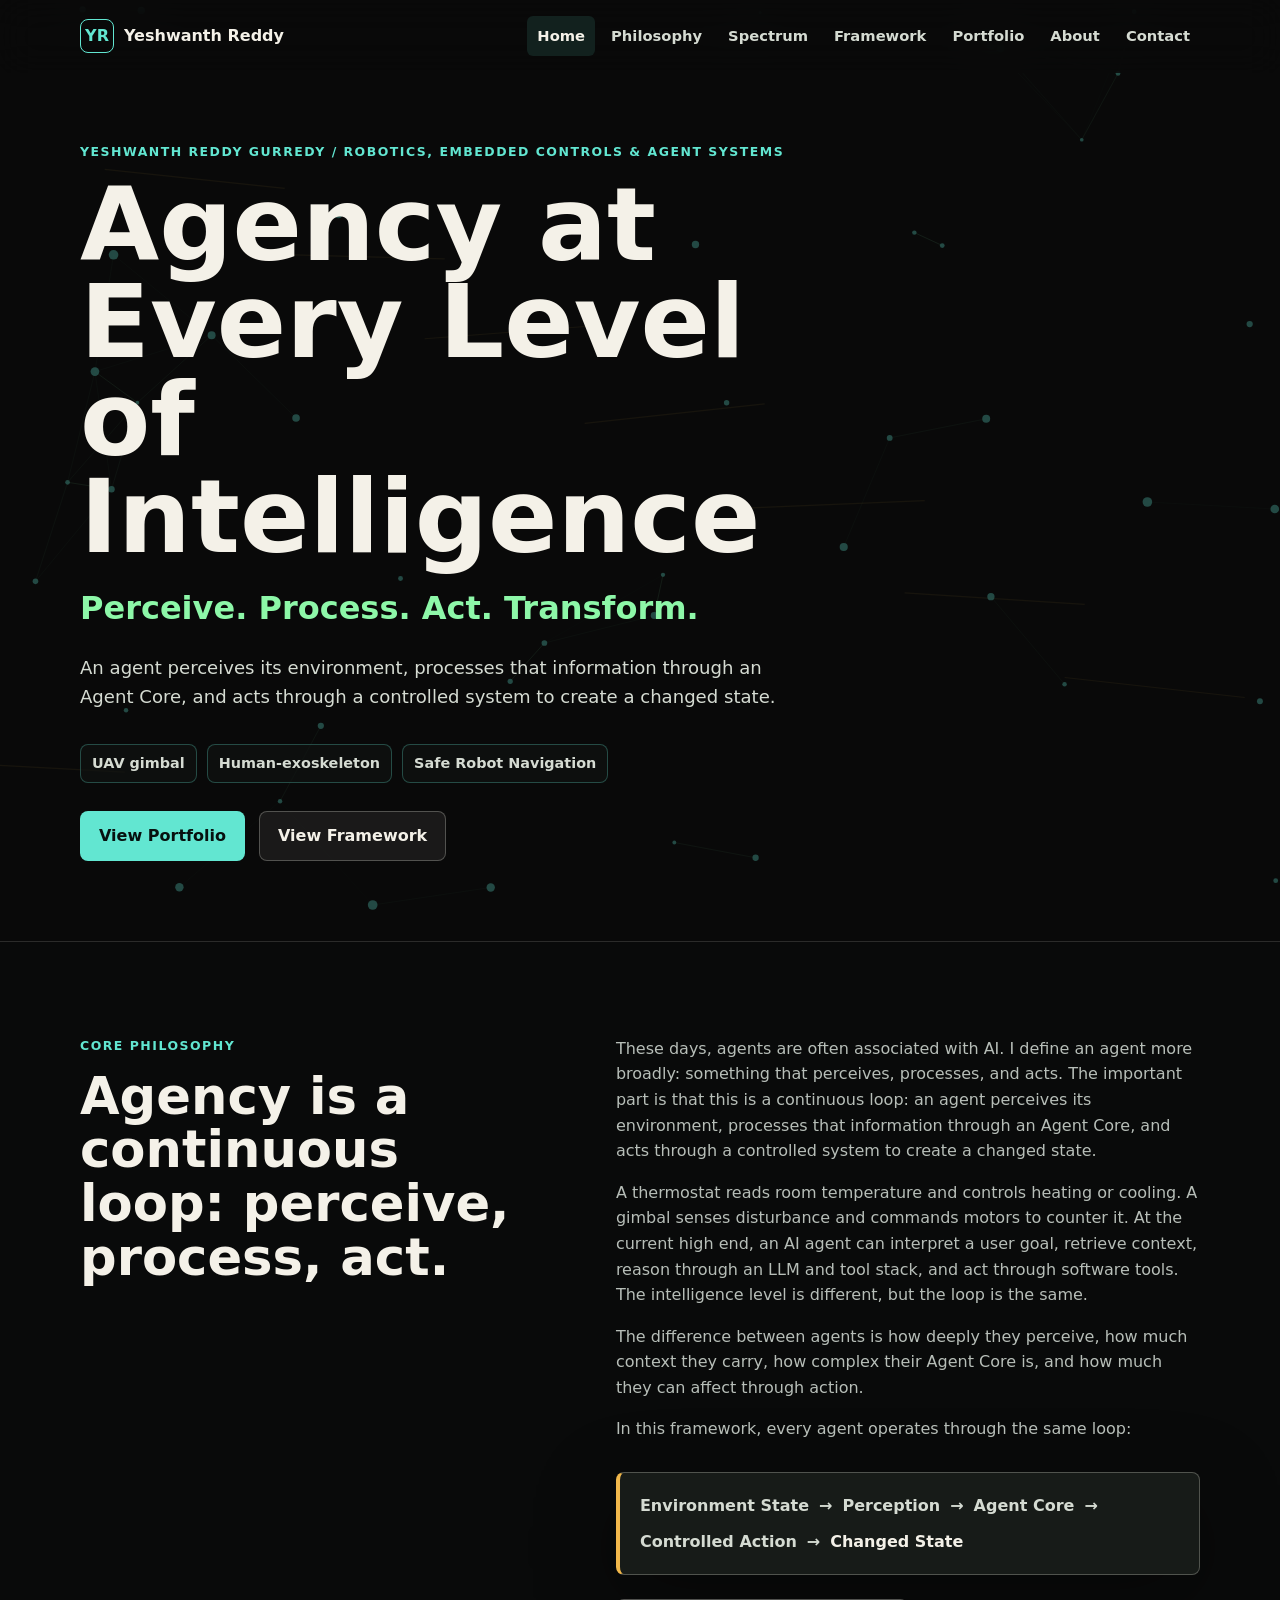
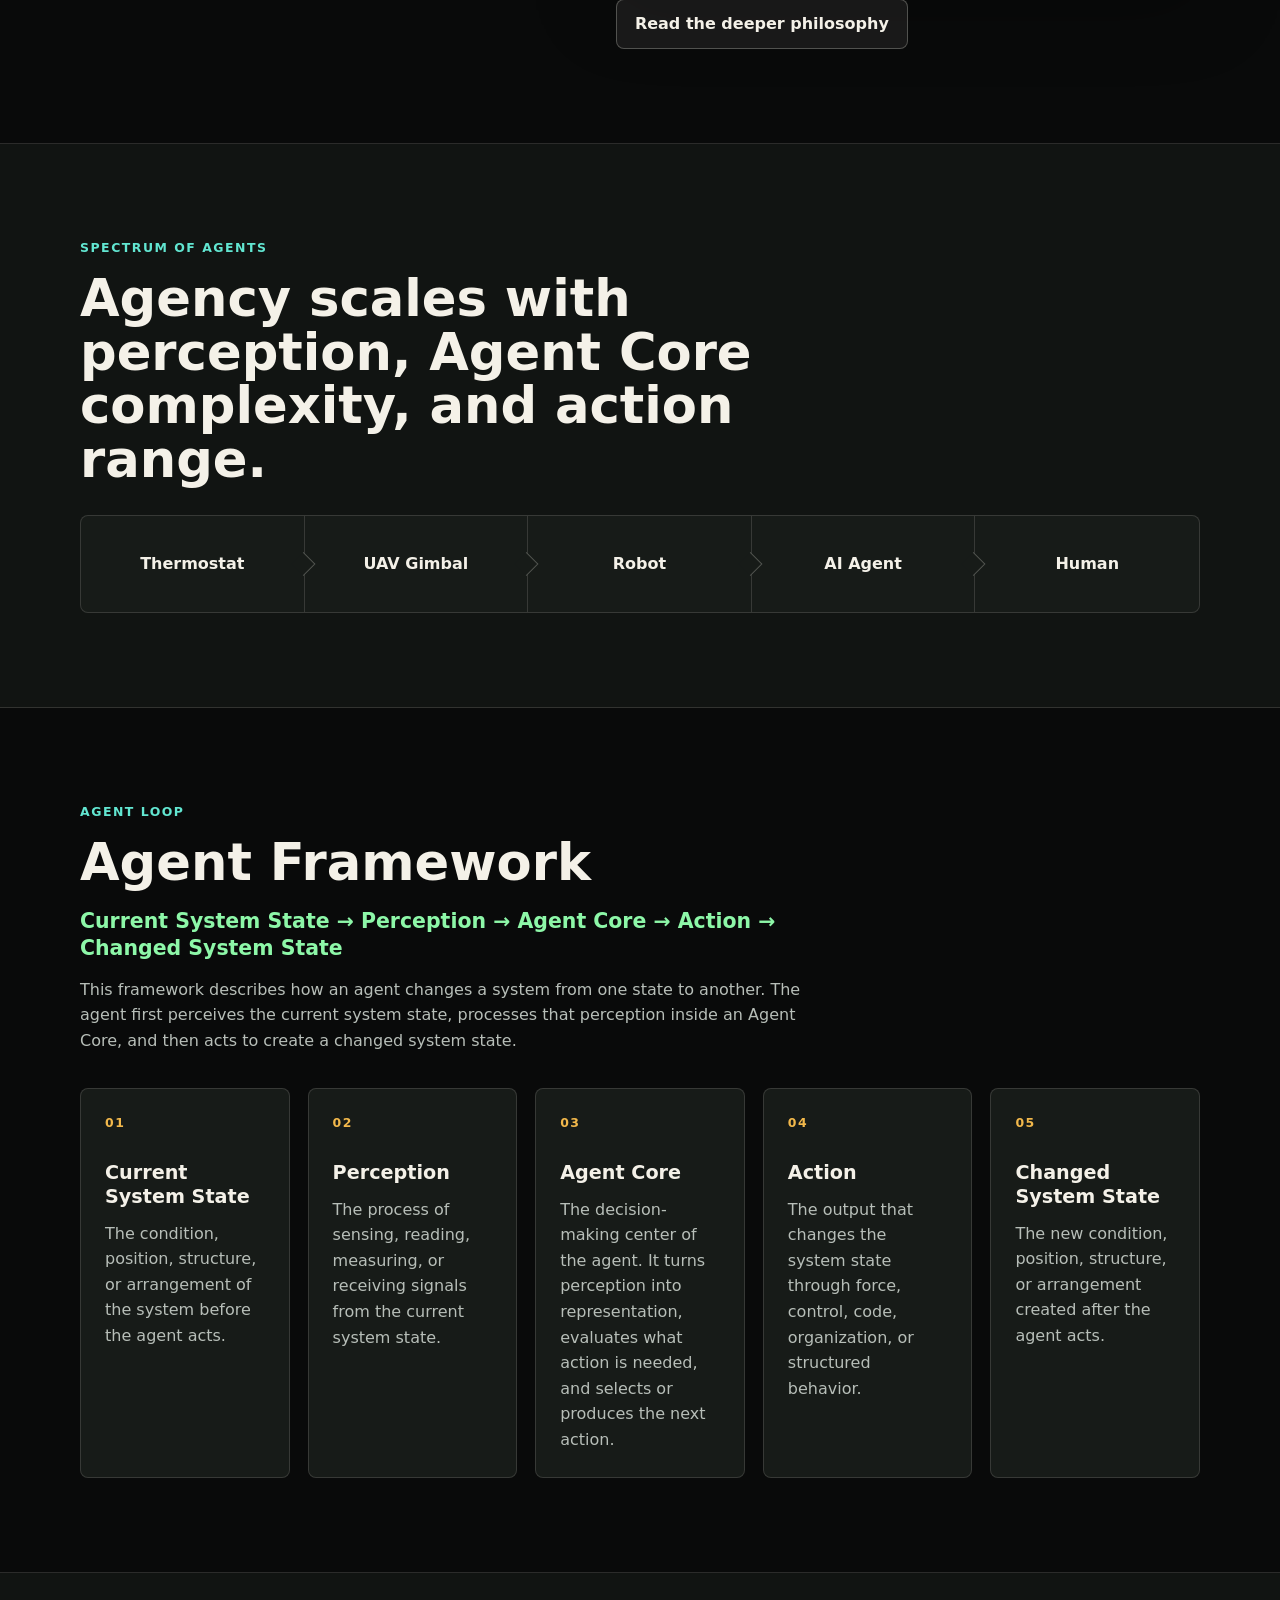
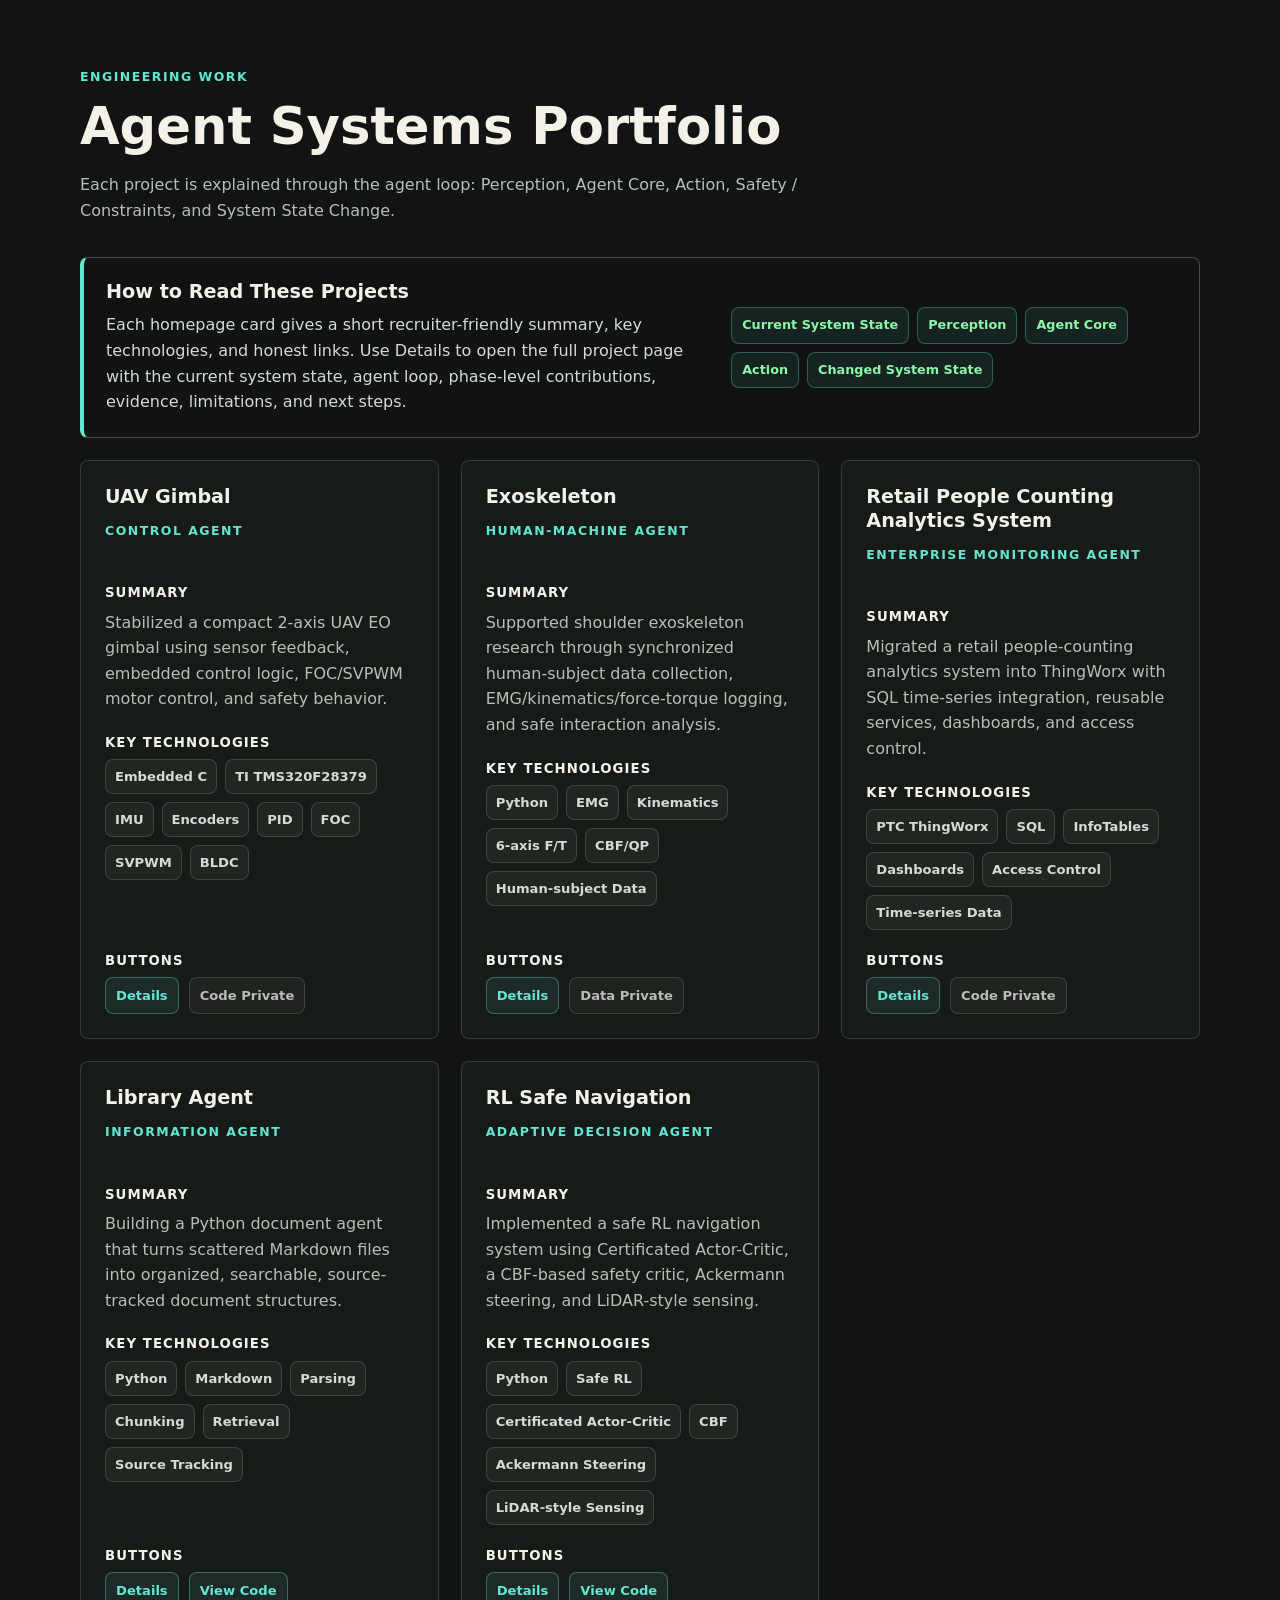
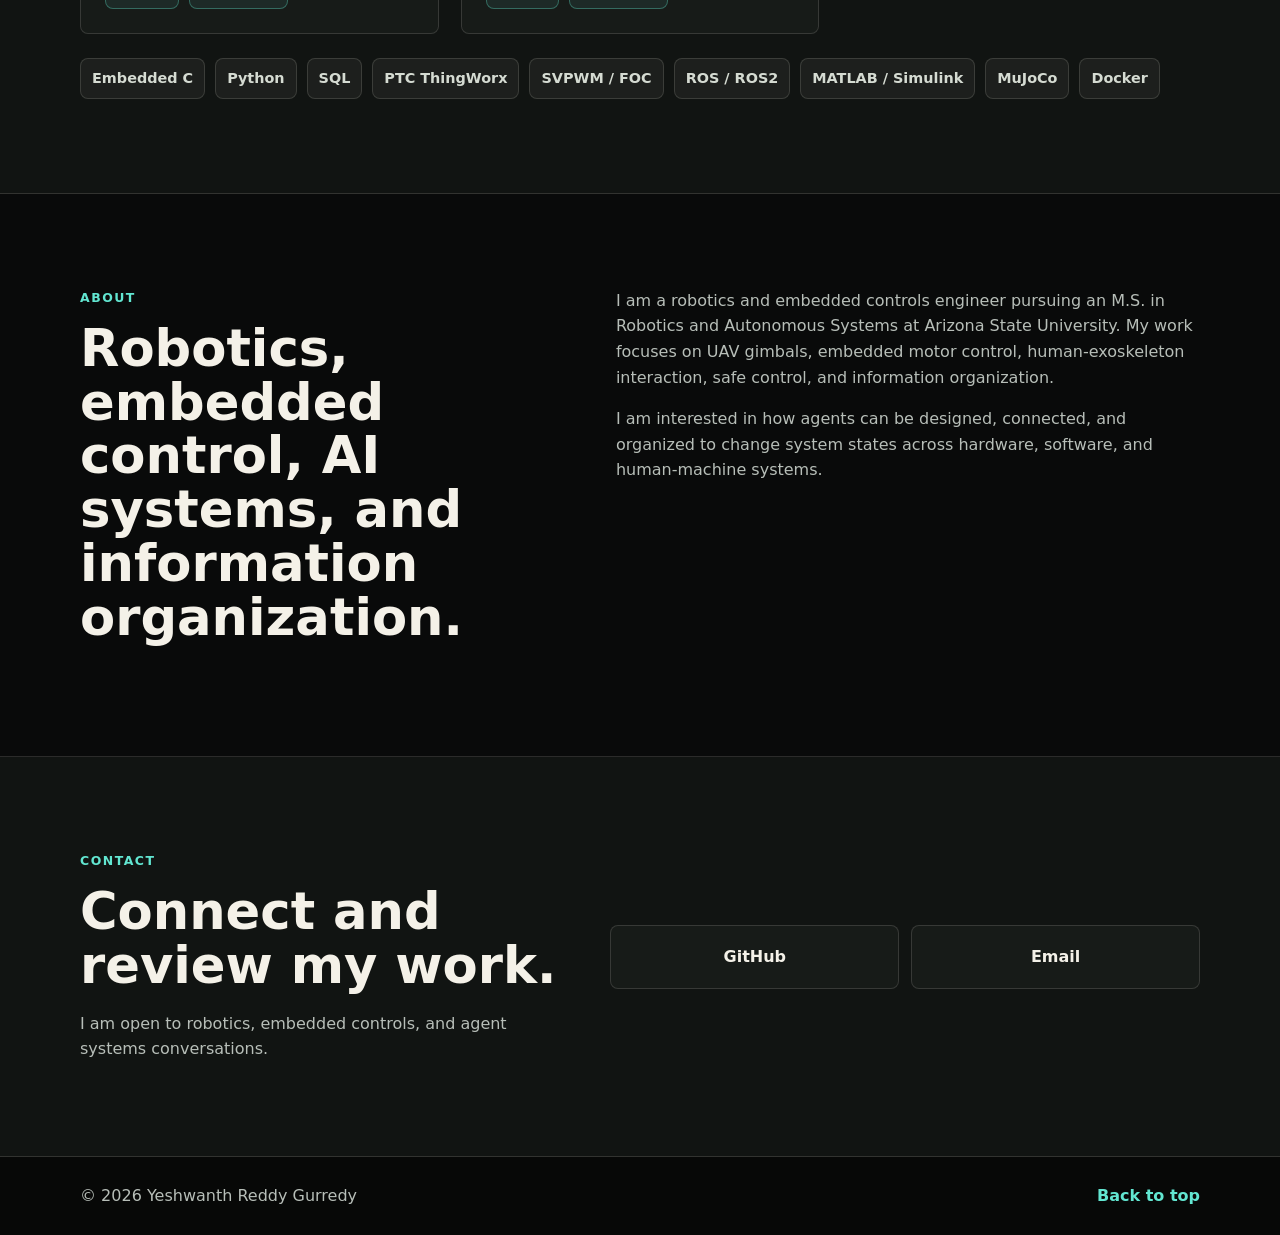
<file: index.html>
<!DOCTYPE html>
<html lang="en">
<head>
  <meta charset="UTF-8">
  <meta name="viewport" content="width=device-width, initial-scale=1.0">
  <meta name="description" content="Yeshwanth Reddy Gurredy's technical portfolio about robotics, embedded controls, human-machine systems, and agents that change systems from one state to another.">
  <title>Yeshwanth Reddy Gurredy | Agent Systems Portfolio</title>
  <link rel="stylesheet" href="css/base.css">
  <link rel="stylesheet" href="css/layout.css?v=project-summary-2">
  <link rel="stylesheet" href="css/components.css?v=project-summary-2">
</head>
<body>
  <a class="skip-link" href="#main-content">Skip to content</a>

  <header class="site-header" id="site-header">
    <nav class="nav-shell" aria-label="Primary navigation">
      <a class="brand" href="#top" aria-label="Yeshwanth Reddy Gurredy portfolio home" data-brand-link>
        <span class="brand-mark" aria-hidden="true" data-content="brand.initials">YR</span>
        <span data-content="brand.shortName">Yeshwanth Reddy</span>
      </a>

      <button class="menu-toggle" type="button" aria-expanded="false" aria-controls="primary-menu">
        <span class="menu-toggle-line"></span>
        <span class="menu-toggle-line"></span>
        <span class="sr-only">Open navigation</span>
      </button>

      <ul class="nav-links" id="primary-menu" data-navigation>
        <li><a href="#top">Home</a></li>
        <li><a href="philosophy.html">Philosophy</a></li>
        <li><a href="#spectrum">Spectrum</a></li>
        <li><a href="#framework">Framework</a></li>
        <li><a href="#portfolio">Portfolio</a></li>
        <li><a href="#about">About</a></li>
        <li><a href="#contact">Contact</a></li>
      </ul>
    </nav>
  </header>

  <main id="main-content">
    <section class="hero" id="top" aria-labelledby="hero-title">
      <canvas id="agent-canvas" aria-hidden="true"></canvas>
      <div class="hero-shade" aria-hidden="true"></div>

      <div class="hero-content section-shell">
        <p class="section-kicker" data-content="hero.kicker">Yeshwanth Reddy Gurredy / Robotics, Embedded Controls & Agent Systems</p>
        <h1 id="hero-title" data-content="hero.title">Agency at Every Level of Intelligence</h1>
        <p class="hero-subtitle" data-content="hero.subtitle">Perceive. Process. Act. Transform.</p>
        <p class="hero-intro" data-content="hero.intro">
          An agent perceives its environment, processes that information through an Agent Core, and acts through a controlled system to create a changed state.
        </p>
        <div class="hero-proof" aria-label="Portfolio highlights" data-hero-highlights>
          <span>UAV gimbal</span>
          <span>Human-exoskeleton</span>
          <span>People-counting analytics system</span>
        </div>
        <div class="hero-actions" aria-label="Featured page links" data-hero-actions>
          <a class="button primary" href="#portfolio">View Portfolio</a>
          <a class="button secondary" href="#framework">View Framework</a>
        </div>
      </div>
    </section>

    <section class="section philosophy-section" id="philosophy" aria-labelledby="philosophy-title">
      <div class="section-shell two-column">
        <div>
          <p class="section-kicker" data-content="philosophy.kicker">CORE PHILOSOPHY</p>
          <h2 id="philosophy-title" data-content="philosophy.title">Agency is a continuous loop: perceive, process, act.</h2>
        </div>
        <div class="section-copy" data-philosophy-copy>
          <p>
            These days, agents are often associated with AI. I define an agent more broadly: something that perceives, processes, and acts. The important part is that this is a continuous loop: an agent perceives its environment, processes that information through an Agent Core, and acts through a controlled system to create a changed state.
          </p>
          <p>
            A thermostat reads room temperature and controls heating or cooling. A gimbal senses disturbance and commands motors to counter it. At the current high end, an AI agent can interpret a user goal, retrieve context, reason through an LLM and tool stack, and act through software tools. The intelligence level is different, but the loop is the same.
          </p>
          <p>
            The difference between agents is how deeply they perceive, how much context they carry, how complex their Agent Core is, and how much they can affect through action.
          </p>
          <p>
            In this framework, every agent operates through the same loop:
          </p>
          <div class="equation-panel" aria-label="Core framework">
            <span>Environment State</span>
            <span>&rarr;</span>
            <span>Perception</span>
            <span>&rarr;</span>
            <span>Agent Core</span>
            <span>&rarr;</span>
            <span>Controlled Action</span>
            <span>&rarr;</span>
            <strong>Changed State</strong>
          </div>
          <div class="section-actions">
            <a class="button secondary" href="philosophy.html">Read the deeper philosophy</a>
          </div>
        </div>
      </div>
    </section>

    <section class="section spectrum-section" id="spectrum" aria-labelledby="spectrum-title">
      <div class="section-shell">
        <div class="section-heading compact">
          <p class="section-kicker" data-content="spectrum.kicker">Spectrum of Agents</p>
          <h2 id="spectrum-title" data-content="spectrum.title">Agency scales with perception, Agent Core complexity, and action range.</h2>
        </div>

        <ol class="agent-scale" aria-label="Agent intelligence scale" data-spectrum-list>
          <li>Thermostat</li>
          <li>UAV Gimbal</li>
          <li>Robot</li>
          <li>AI Agent</li>
          <li>Human</li>
        </ol>
      </div>
    </section>

    <section class="section" id="framework" aria-labelledby="framework-title">
      <div class="section-shell">
        <div class="section-heading">
          <p class="section-kicker" data-content="framework.kicker">Agent Loop</p>
          <h2 id="framework-title" data-content="framework.title">Agent Framework</h2>
          <p class="framework-subtitle" data-content="framework.subtitle">
            Current System State &rarr; Perception &rarr; Agent Core &rarr; Action &rarr; Changed System State
          </p>
          <p data-content="framework.intro">
            This framework describes how an agent changes a system from one state to another. The agent first perceives the current system state, processes that perception inside an Agent Core, and then acts to create a changed system state.
          </p>
        </div>

        <div class="card-grid framework-grid" data-framework-cards>
          <article class="info-card">
            <span class="card-index">01</span>
            <h3>Current System State</h3>
            <p>The condition, position, structure, or arrangement of the system before the agent acts.</p>
          </article>
          <article class="info-card">
            <span class="card-index">02</span>
            <h3>Perception</h3>
            <p>The process of sensing, reading, measuring, or receiving signals from the current system state.</p>
          </article>
          <article class="info-card">
            <span class="card-index">03</span>
            <h3>Agent Core</h3>
            <p>The decision-making center of the agent. It turns perception into representation, evaluates what action is needed, and selects or produces the next action.</p>
          </article>
          <article class="info-card">
            <span class="card-index">04</span>
            <h3>Action</h3>
            <p>The output that changes the system state through force, control, code, organization, or structured behavior.</p>
          </article>
          <article class="info-card">
            <span class="card-index">05</span>
            <h3>Changed System State</h3>
            <p>The new condition, position, structure, or arrangement created after the agent acts.</p>
          </article>
        </div>
      </div>
    </section>

    <section class="section portfolio-section" id="portfolio" aria-labelledby="portfolio-title">
      <div class="section-shell">
        <div class="section-heading">
          <p class="section-kicker" data-content="portfolio.kicker">Engineering Work</p>
          <h2 id="portfolio-title" data-content="portfolio.title">Agent Systems Portfolio</h2>
          <p data-content="portfolio.intro">
            Each project is explained through the agent loop: Perception, Agent Core, Action, Safety / Constraints, and System State Change.
          </p>
        </div>

        <article class="portfolio-guide" data-portfolio-guide>
          <div>
            <h3 data-content="portfolio.guide.title">How to Read These Projects</h3>
            <p data-content="portfolio.guide.body">
              Each homepage card gives a short recruiter-friendly summary, key technologies, and honest links. Use Details to open the full project page with the current system state, agent loop, phase-level contributions, evidence, limitations, and next steps.
            </p>
          </div>
          <div class="portfolio-guide-flow" aria-label="Project card reading flow" data-portfolio-guide-flow>
            <span>Current System State</span>
            <span>Perception</span>
            <span>Agent Core</span>
            <span>Action</span>
            <span>Changed System State</span>
          </div>
        </article>

        <!-- Project cards are rendered from data/projects.js so new projects do not require HTML edits. -->
        <div class="card-grid project-grid" data-projects></div>
        <noscript>
          <p class="noscript-note" data-content="portfolio.noscript">Project cards require JavaScript. Use a local server or GitHub Pages to preview the modular site.</p>
        </noscript>

        <div class="skill-strip" aria-label="Core technical skills" data-skill-list>
          <span>Embedded C</span>
          <span>Python</span>
          <span>SQL</span>
          <span>PTC ThingWorx</span>
          <span>SVPWM / FOC</span>
          <span>ROS / ROS2</span>
          <span>MATLAB / Simulink</span>
          <span>MuJoCo</span>
          <span>Docker</span>
        </div>
      </div>
    </section>

    <section class="section about-section" id="about" aria-labelledby="about-title">
      <div class="section-shell two-column">
        <div>
          <p class="section-kicker" data-content="about.kicker">About</p>
          <h2 id="about-title" data-content="about.title">Robotics, embedded control, AI systems, and information organization.</h2>
        </div>
        <div class="section-copy" data-about-copy>
          <p>
            I am a robotics and embedded controls engineer pursuing an M.S. in Robotics and Autonomous Systems at Arizona State University. My work focuses on UAV gimbals, embedded motor control, human-exoskeleton interaction, safe control, and information organization.
          </p>
          <p>
            I am interested in how agents can be designed, connected, and organized to change system states across hardware, software, and human-machine systems.
          </p>
        </div>
      </div>
    </section>

    <section class="section contact-section" id="contact" aria-labelledby="contact-title">
      <div class="section-shell contact-shell">
        <div>
          <p class="section-kicker" data-content="contact.kicker">Contact</p>
          <h2 id="contact-title" data-content="contact.title">Connect and review my work.</h2>
          <p data-content="contact.intro">I am open to robotics, embedded controls, and agent systems conversations.</p>
        </div>

        <div class="contact-links" aria-label="Contact links" data-contact-links>
          <a href="https://github.com/YeshRobo" target="_blank" rel="noreferrer">GitHub</a>
          <a href="mailto:yeshwanth.rg060694@gmail.com">Email</a>
        </div>
      </div>
    </section>
  </main>

  <footer class="site-footer">
    <div class="section-shell footer-shell">
      <span>&copy; <span id="current-year"></span> <span data-content="footer.owner">Yeshwanth Reddy Gurredy</span></span>
      <a href="#top" data-content="footer.backToTopLabel">Back to top</a>
    </div>
  </footer>

  <script type="module" src="js/main.js?v=project-summary-1"></script>
</body>
</html>
</file>
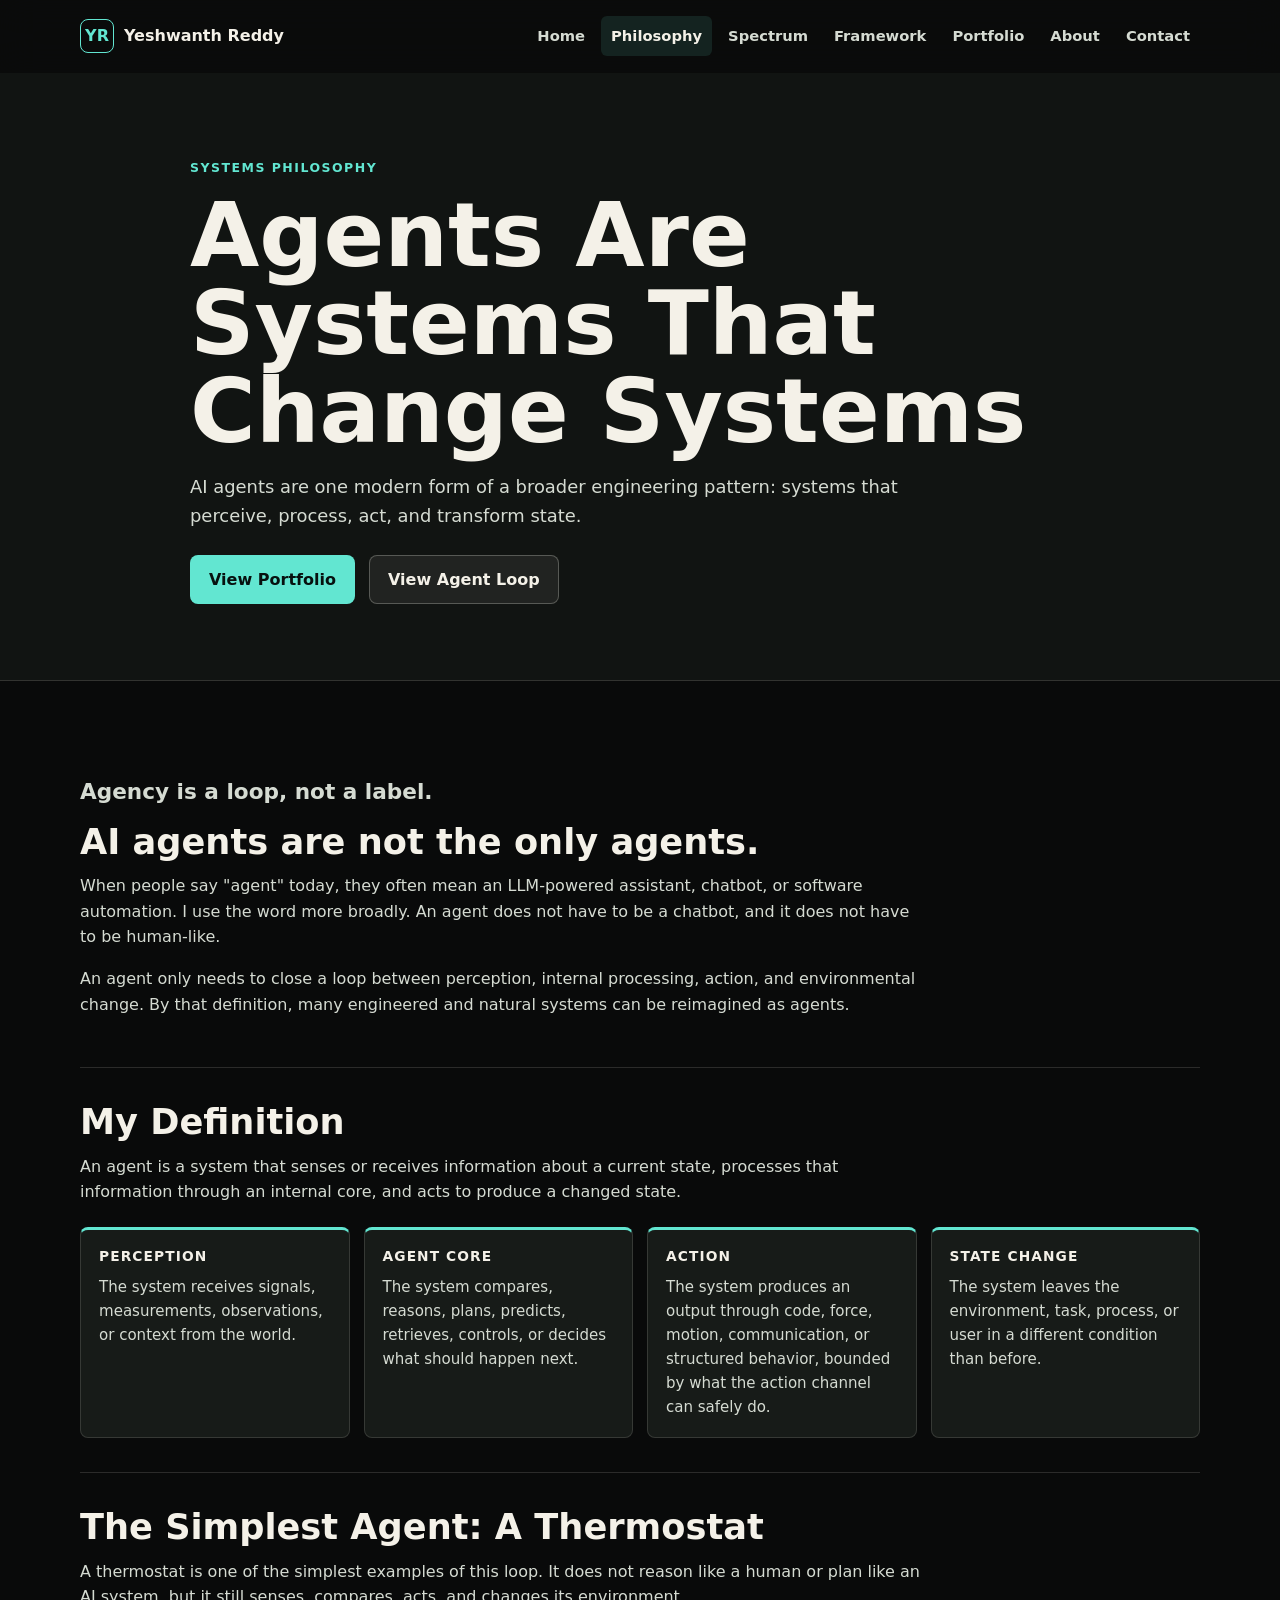
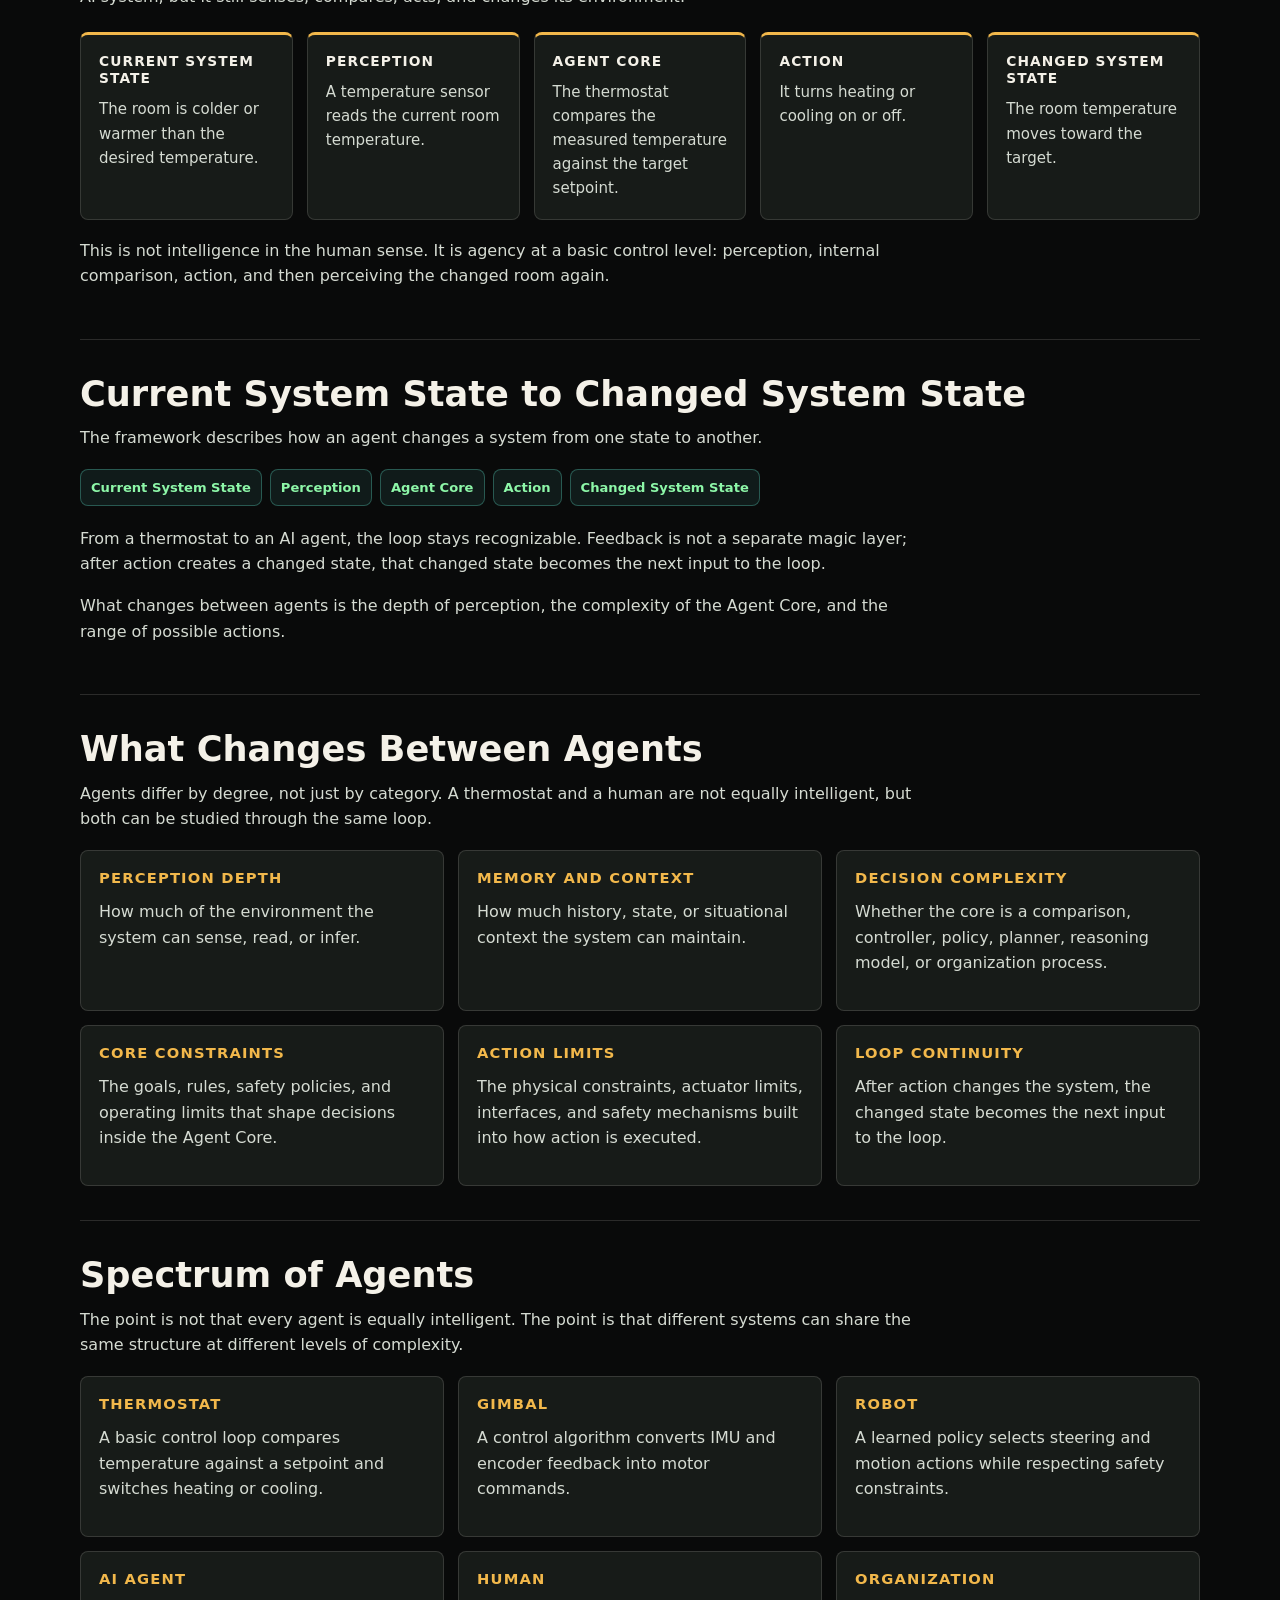
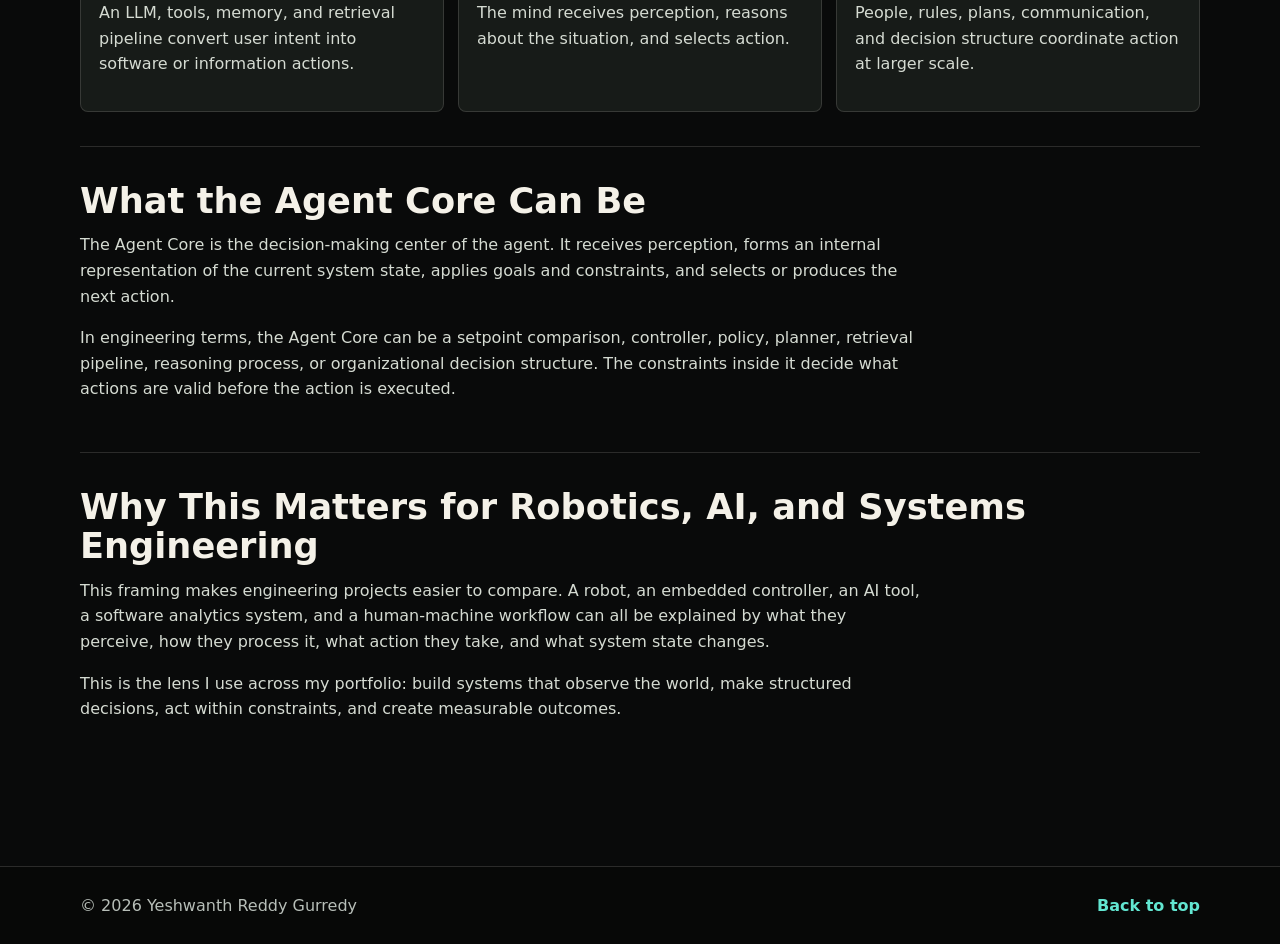
<file: philosophy.html>
<!DOCTYPE html>
<html lang="en">
<head>
  <meta charset="UTF-8">
  <meta name="viewport" content="width=device-width, initial-scale=1.0">
  <meta name="description" content="Yeshwanth Reddy Gurredy's philosophy of agents as systems that perceive, process, act, and transform state across controls, robotics, AI, humans, and organizations.">
  <title>Agent Core Philosophy | Yeshwanth Reddy Gurredy</title>
  <link rel="stylesheet" href="css/base.css?v=project-pages-1">
  <link rel="stylesheet" href="css/layout.css?v=project-summary-1">
  <link rel="stylesheet" href="css/components.css?v=project-summary-1">
</head>
<body data-active-nav="philosophy">
  <a class="skip-link" href="#main-content">Skip to content</a>

  <header class="site-header" id="site-header">
    <nav class="nav-shell" aria-label="Primary navigation">
      <a class="brand" href="index.html" aria-label="Yeshwanth Reddy Gurredy portfolio home">
        <span class="brand-mark" aria-hidden="true">YR</span>
        <span>Yeshwanth Reddy</span>
      </a>
      <button class="menu-toggle" type="button" aria-expanded="false" aria-controls="primary-menu">
        <span class="menu-toggle-line"></span>
        <span class="menu-toggle-line"></span>
        <span class="sr-only">Open navigation</span>
      </button>
      <ul class="nav-links" id="primary-menu">
        <li><a data-nav="home" href="index.html">Home</a></li>
        <li><a data-nav="philosophy" href="philosophy.html">Philosophy</a></li>
        <li><a data-nav="spectrum" href="index.html#spectrum">Spectrum</a></li>
        <li><a data-nav="framework" href="index.html#framework">Framework</a></li>
        <li><a data-nav="portfolio" href="index.html#portfolio">Portfolio</a></li>
        <li><a data-nav="about" href="index.html#about">About</a></li>
        <li><a data-nav="contact" href="index.html#contact">Contact</a></li>
      </ul>
    </nav>
  </header>

  <main id="main-content">
    <section class="detail-hero" id="top" aria-labelledby="philosophy-title">
      <div class="section-shell detail-hero-shell">
        <p class="section-kicker">Systems Philosophy</p>
        <h1 id="philosophy-title">Agents Are Systems That Change Systems</h1>
        <p class="detail-summary">AI agents are one modern form of a broader engineering pattern: systems that perceive, process, act, and transform state.</p>
        <div class="hero-actions">
          <a class="button primary" href="index.html#portfolio">View Portfolio</a>
          <a class="button secondary" href="#agent-loop">View Agent Loop</a>
        </div>
      </div>
    </section>

    <section class="section detail-content-section" aria-label="Agent philosophy details">
      <div class="section-shell detail-stack">
        <section class="detail-block philosophy-intro">
          <p class="philosophy-thesis">Agency is a loop, not a label.</p>
          <h2>AI agents are not the only agents.</h2>
          <p>When people say "agent" today, they often mean an LLM-powered assistant, chatbot, or software automation. I use the word more broadly. An agent does not have to be a chatbot, and it does not have to be human-like.</p>
          <p>An agent only needs to close a loop between perception, internal processing, action, and environmental change. By that definition, many engineered and natural systems can be reimagined as agents.</p>
        </section>

        <section class="detail-block">
          <h2>My Definition</h2>
          <p>An agent is a system that senses or receives information about a current state, processes that information through an internal core, and acts to produce a changed state.</p>
          <div class="philosophy-definition-grid" aria-label="Agent definition parts">
            <article class="definition-card">
              <h3>Perception</h3>
              <p>The system receives signals, measurements, observations, or context from the world.</p>
            </article>
            <article class="definition-card">
              <h3>Agent Core</h3>
              <p>The system compares, reasons, plans, predicts, retrieves, controls, or decides what should happen next.</p>
            </article>
            <article class="definition-card">
              <h3>Action</h3>
              <p>The system produces an output through code, force, motion, communication, or structured behavior, bounded by what the action channel can safely do.</p>
            </article>
            <article class="definition-card">
              <h3>State Change</h3>
              <p>The system leaves the environment, task, process, or user in a different condition than before.</p>
            </article>
          </div>
        </section>

        <section class="detail-block">
          <h2>The Simplest Agent: A Thermostat</h2>
          <p>A thermostat is one of the simplest examples of this loop. It does not reason like a human or plan like an AI system, but it still senses, compares, acts, and changes its environment.</p>
          <div class="agent-map" aria-label="Thermostat agent loop">
            <article class="agent-map-item">
              <h3>Current System State</h3>
              <p>The room is colder or warmer than the desired temperature.</p>
            </article>
            <article class="agent-map-item">
              <h3>Perception</h3>
              <p>A temperature sensor reads the current room temperature.</p>
            </article>
            <article class="agent-map-item">
              <h3>Agent Core</h3>
              <p>The thermostat compares the measured temperature against the target setpoint.</p>
            </article>
            <article class="agent-map-item">
              <h3>Action</h3>
              <p>It turns heating or cooling on or off.</p>
            </article>
            <article class="agent-map-item">
              <h3>Changed System State</h3>
              <p>The room temperature moves toward the target.</p>
            </article>
          </div>
          <p>This is not intelligence in the human sense. It is agency at a basic control level: perception, internal comparison, action, and then perceiving the changed room again.</p>
        </section>

        <section class="detail-block" id="agent-loop">
          <h2>Current System State to Changed System State</h2>
          <p>The framework describes how an agent changes a system from one state to another.</p>
          <div class="detail-flow philosophy-flow" aria-label="Agent loop">
            <span>Current System State</span>
            <span>Perception</span>
            <span>Agent Core</span>
            <span>Action</span>
            <span>Changed System State</span>
          </div>
          <p>From a thermostat to an AI agent, the loop stays recognizable. Feedback is not a separate magic layer; after action creates a changed state, that changed state becomes the next input to the loop.</p>
          <p>What changes between agents is the depth of perception, the complexity of the Agent Core, and the range of possible actions.</p>
        </section>

        <section class="detail-block">
          <h2>What Changes Between Agents</h2>
          <p>Agents differ by degree, not just by category. A thermostat and a human are not equally intelligent, but both can be studied through the same loop.</p>
          <div class="detail-panel-grid philosophy-dimensions">
            <article class="detail-panel">
              <h3>Perception Depth</h3>
              <p>How much of the environment the system can sense, read, or infer.</p>
            </article>
            <article class="detail-panel">
              <h3>Memory and Context</h3>
              <p>How much history, state, or situational context the system can maintain.</p>
            </article>
            <article class="detail-panel">
              <h3>Decision Complexity</h3>
              <p>Whether the core is a comparison, controller, policy, planner, reasoning model, or organization process.</p>
            </article>
            <article class="detail-panel">
              <h3>Core Constraints</h3>
              <p>The goals, rules, safety policies, and operating limits that shape decisions inside the Agent Core.</p>
            </article>
            <article class="detail-panel">
              <h3>Action Limits</h3>
              <p>The physical constraints, actuator limits, interfaces, and safety mechanisms built into how action is executed.</p>
            </article>
            <article class="detail-panel">
              <h3>Loop Continuity</h3>
              <p>After action changes the system, the changed state becomes the next input to the loop.</p>
            </article>
          </div>
        </section>

        <section class="detail-block">
          <h2>Spectrum of Agents</h2>
          <p>The point is not that every agent is equally intelligent. The point is that different systems can share the same structure at different levels of complexity.</p>
          <div class="detail-panel-grid philosophy-spectrum">
            <article class="detail-panel">
              <h3>Thermostat</h3>
              <p>A basic control loop compares temperature against a setpoint and switches heating or cooling.</p>
            </article>
            <article class="detail-panel">
              <h3>Gimbal</h3>
              <p>A control algorithm converts IMU and encoder feedback into motor commands.</p>
            </article>
            <article class="detail-panel">
              <h3>Robot</h3>
              <p>A learned policy selects steering and motion actions while respecting safety constraints.</p>
            </article>
            <article class="detail-panel">
              <h3>AI Agent</h3>
              <p>An LLM, tools, memory, and retrieval pipeline convert user intent into software or information actions.</p>
            </article>
            <article class="detail-panel">
              <h3>Human</h3>
              <p>The mind receives perception, reasons about the situation, and selects action.</p>
            </article>
            <article class="detail-panel">
              <h3>Organization</h3>
              <p>People, rules, plans, communication, and decision structure coordinate action at larger scale.</p>
            </article>
          </div>
        </section>

        <section class="detail-block">
          <h2>What the Agent Core Can Be</h2>
          <p>The Agent Core is the decision-making center of the agent. It receives perception, forms an internal representation of the current system state, applies goals and constraints, and selects or produces the next action.</p>
          <p>In engineering terms, the Agent Core can be a setpoint comparison, controller, policy, planner, retrieval pipeline, reasoning process, or organizational decision structure. The constraints inside it decide what actions are valid before the action is executed.</p>
        </section>

        <section class="detail-block">
          <h2>Why This Matters for Robotics, AI, and Systems Engineering</h2>
          <p>This framing makes engineering projects easier to compare. A robot, an embedded controller, an AI tool, a software analytics system, and a human-machine workflow can all be explained by what they perceive, how they process it, what action they take, and what system state changes.</p>
          <p>This is the lens I use across my portfolio: build systems that observe the world, make structured decisions, act within constraints, and create measurable outcomes.</p>
        </section>
      </div>
    </section>
  </main>

  <footer class="site-footer">
    <div class="section-shell footer-shell">
      <span>&copy; <span id="current-year"></span> Yeshwanth Reddy Gurredy</span>
      <a href="#top">Back to top</a>
    </div>
  </footer>

  <script type="module" src="js/philosophyPage.js?v=project-summary-1"></script>
</body>
</html>
</file>
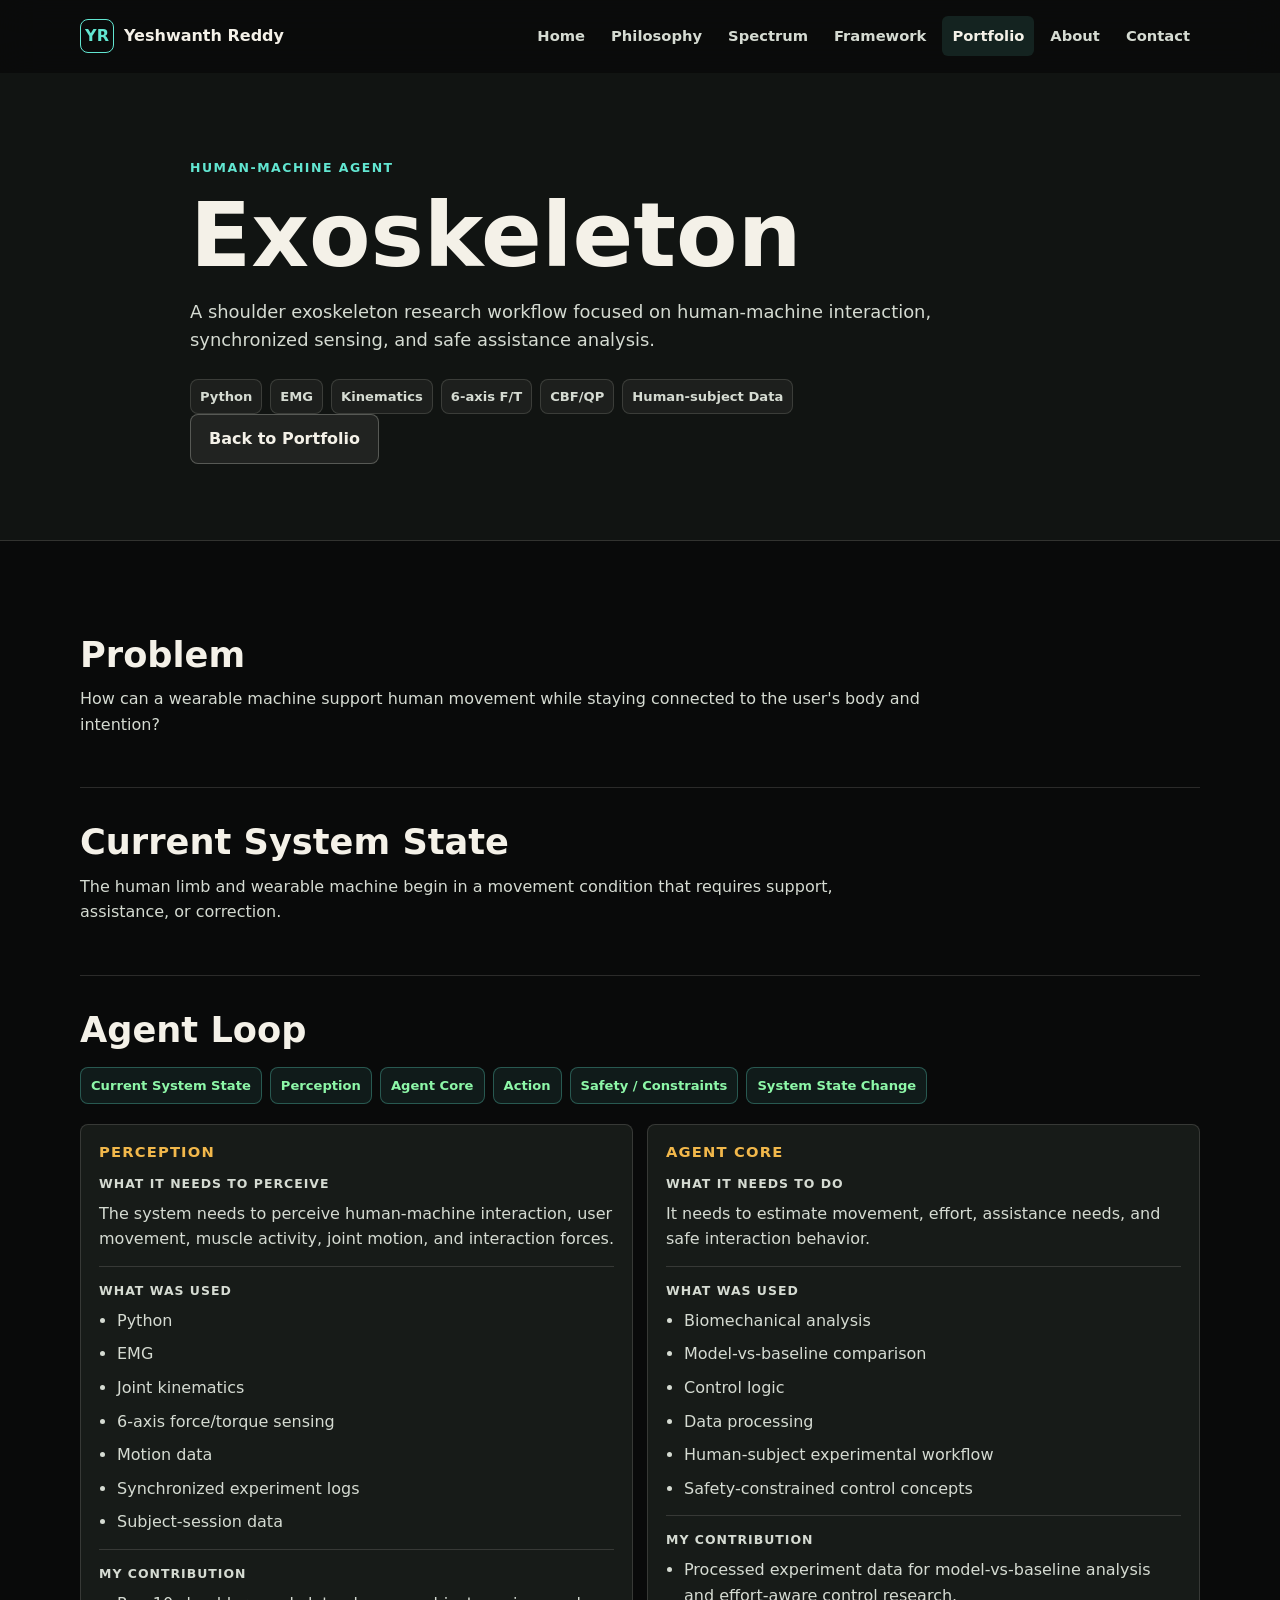
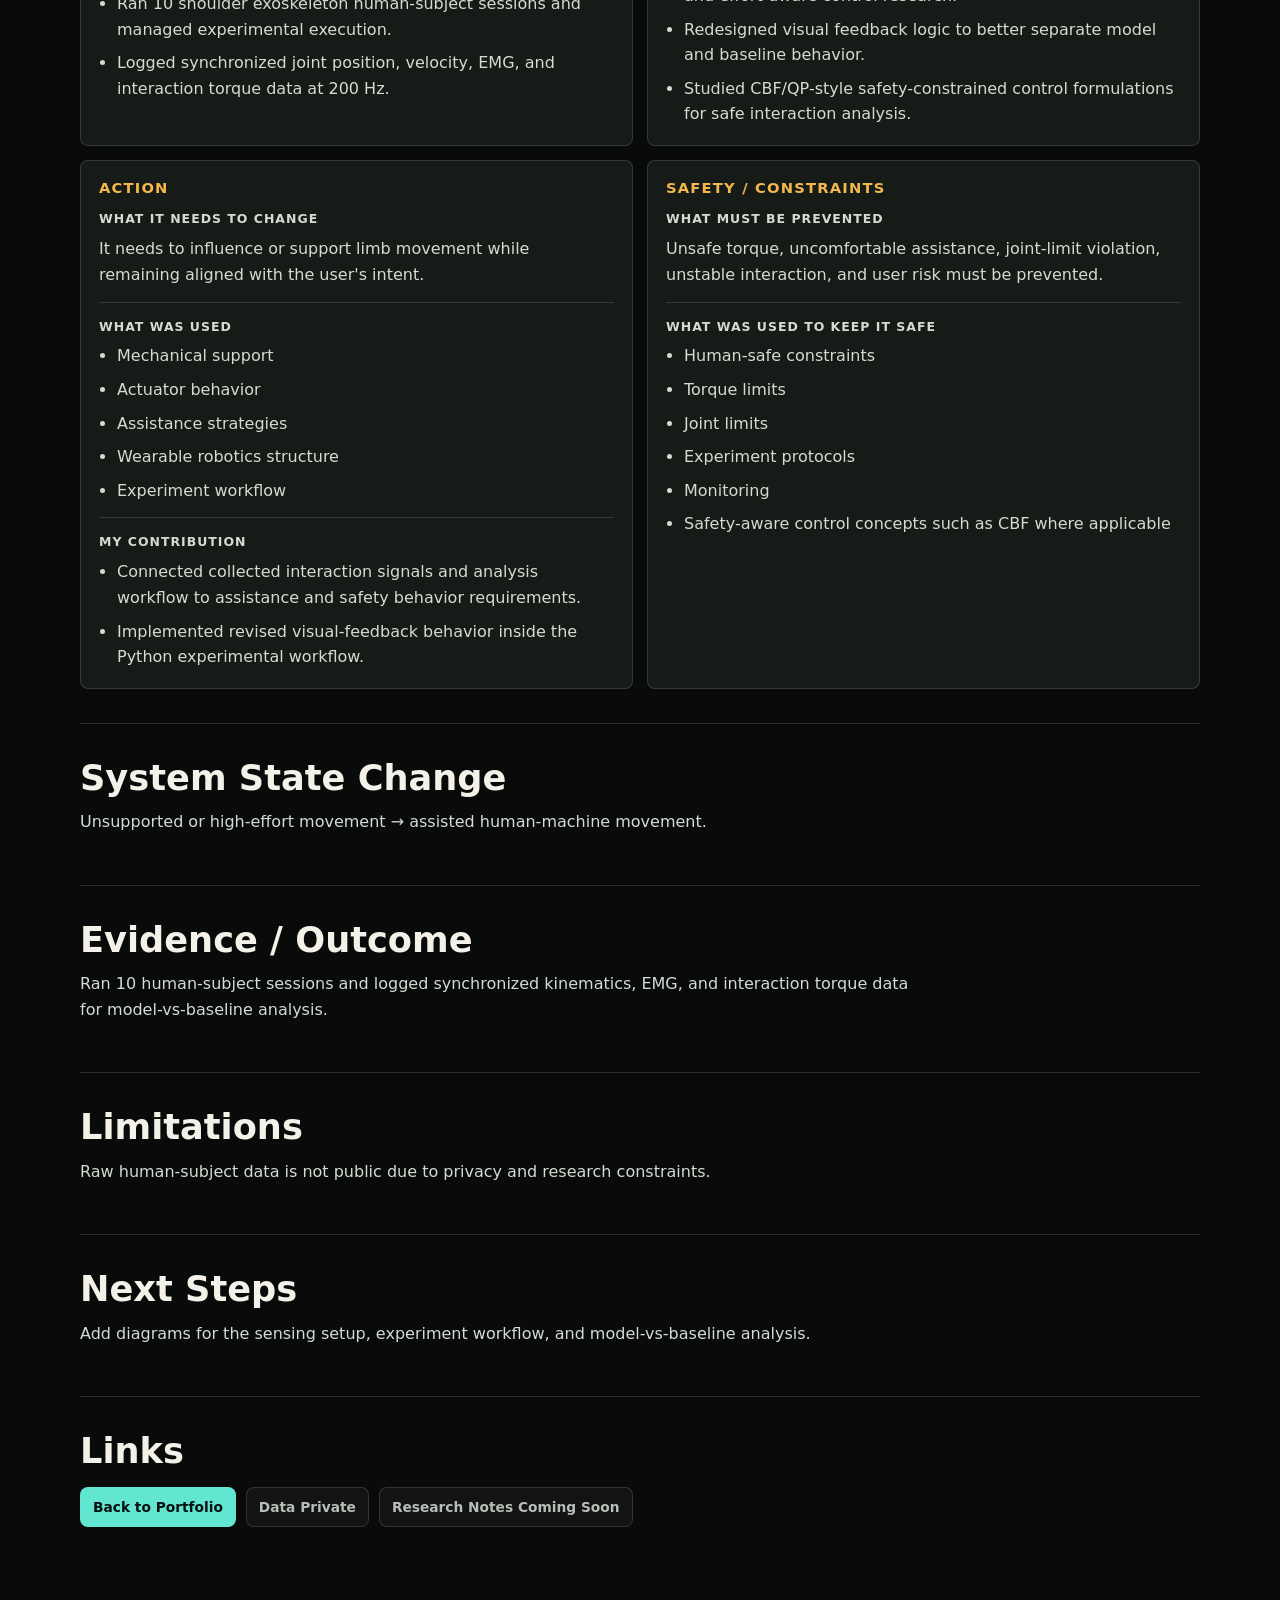
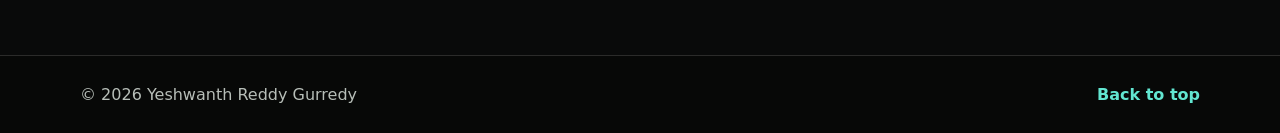
<file: projects/exoskeleton.html>
<!DOCTYPE html>
<html lang="en">
<head>
  <meta charset="UTF-8">
  <meta name="viewport" content="width=device-width, initial-scale=1.0">
  <meta name="description" content="A shoulder exoskeleton research workflow focused on human-machine interaction, synchronized sensing, and safe assistance analysis.">
  <title>Exoskeleton | Yeshwanth Reddy Gurredy</title>
  <link rel="stylesheet" href="../css/base.css?v=project-pages-1">
  <link rel="stylesheet" href="../css/layout.css?v=project-summary-1">
  <link rel="stylesheet" href="../css/components.css?v=project-summary-1">
</head>
<body data-project-id="exoskeleton" data-active-nav="portfolio">
  <a class="skip-link" href="#main-content">Skip to content</a>

  <header class="site-header" id="site-header">
    <nav class="nav-shell" aria-label="Primary navigation">
      <a class="brand" href="../index.html" aria-label="Yeshwanth Reddy Gurredy portfolio home">
        <span class="brand-mark" aria-hidden="true">YR</span>
        <span>Yeshwanth Reddy</span>
      </a>
      <button class="menu-toggle" type="button" aria-expanded="false" aria-controls="primary-menu">
        <span class="menu-toggle-line"></span>
        <span class="menu-toggle-line"></span>
        <span class="sr-only">Open navigation</span>
      </button>
      <ul class="nav-links" id="primary-menu">
        <li><a data-nav="home" href="../index.html">Home</a></li>
        <li><a data-nav="philosophy" href="../philosophy.html">Philosophy</a></li>
        <li><a data-nav="spectrum" href="../index.html#spectrum">Spectrum</a></li>
        <li><a data-nav="framework" href="../index.html#framework">Framework</a></li>
        <li><a data-nav="portfolio" href="../index.html#portfolio">Portfolio</a></li>
        <li><a data-nav="about" href="../index.html#about">About</a></li>
        <li><a data-nav="contact" href="../index.html#contact">Contact</a></li>
      </ul>
    </nav>
  </header>

  <main id="main-content">
    <section class="detail-hero" id="top" aria-labelledby="project-title">
      <div class="section-shell detail-hero-shell">
        <p class="section-kicker" data-agent-type>Human-Machine Agent</p>
        <h1 id="project-title" data-project-title>Exoskeleton</h1>
        <p class="detail-summary" data-project-summary>A shoulder exoskeleton research workflow focused on human-machine interaction, synchronized sensing, and safe assistance analysis.</p>
        <div class="tech-list" data-project-tags aria-label="Project technologies"></div>
        <div class="hero-actions" data-project-hero-actions></div>
      </div>
    </section>

    <section class="section detail-content-section" id="case-study" aria-label="Project case study">
      <div class="section-shell detail-stack" data-project-detail></div>
    </section>
  </main>

  <footer class="site-footer">
    <div class="section-shell footer-shell">
      <span>&copy; <span id="current-year"></span> Yeshwanth Reddy Gurredy</span>
      <a href="#top">Back to top</a>
    </div>
  </footer>

  <script type="module" src="../js/projectDetailPage.js?v=project-summary-1"></script>
</body>
</html>
</file>
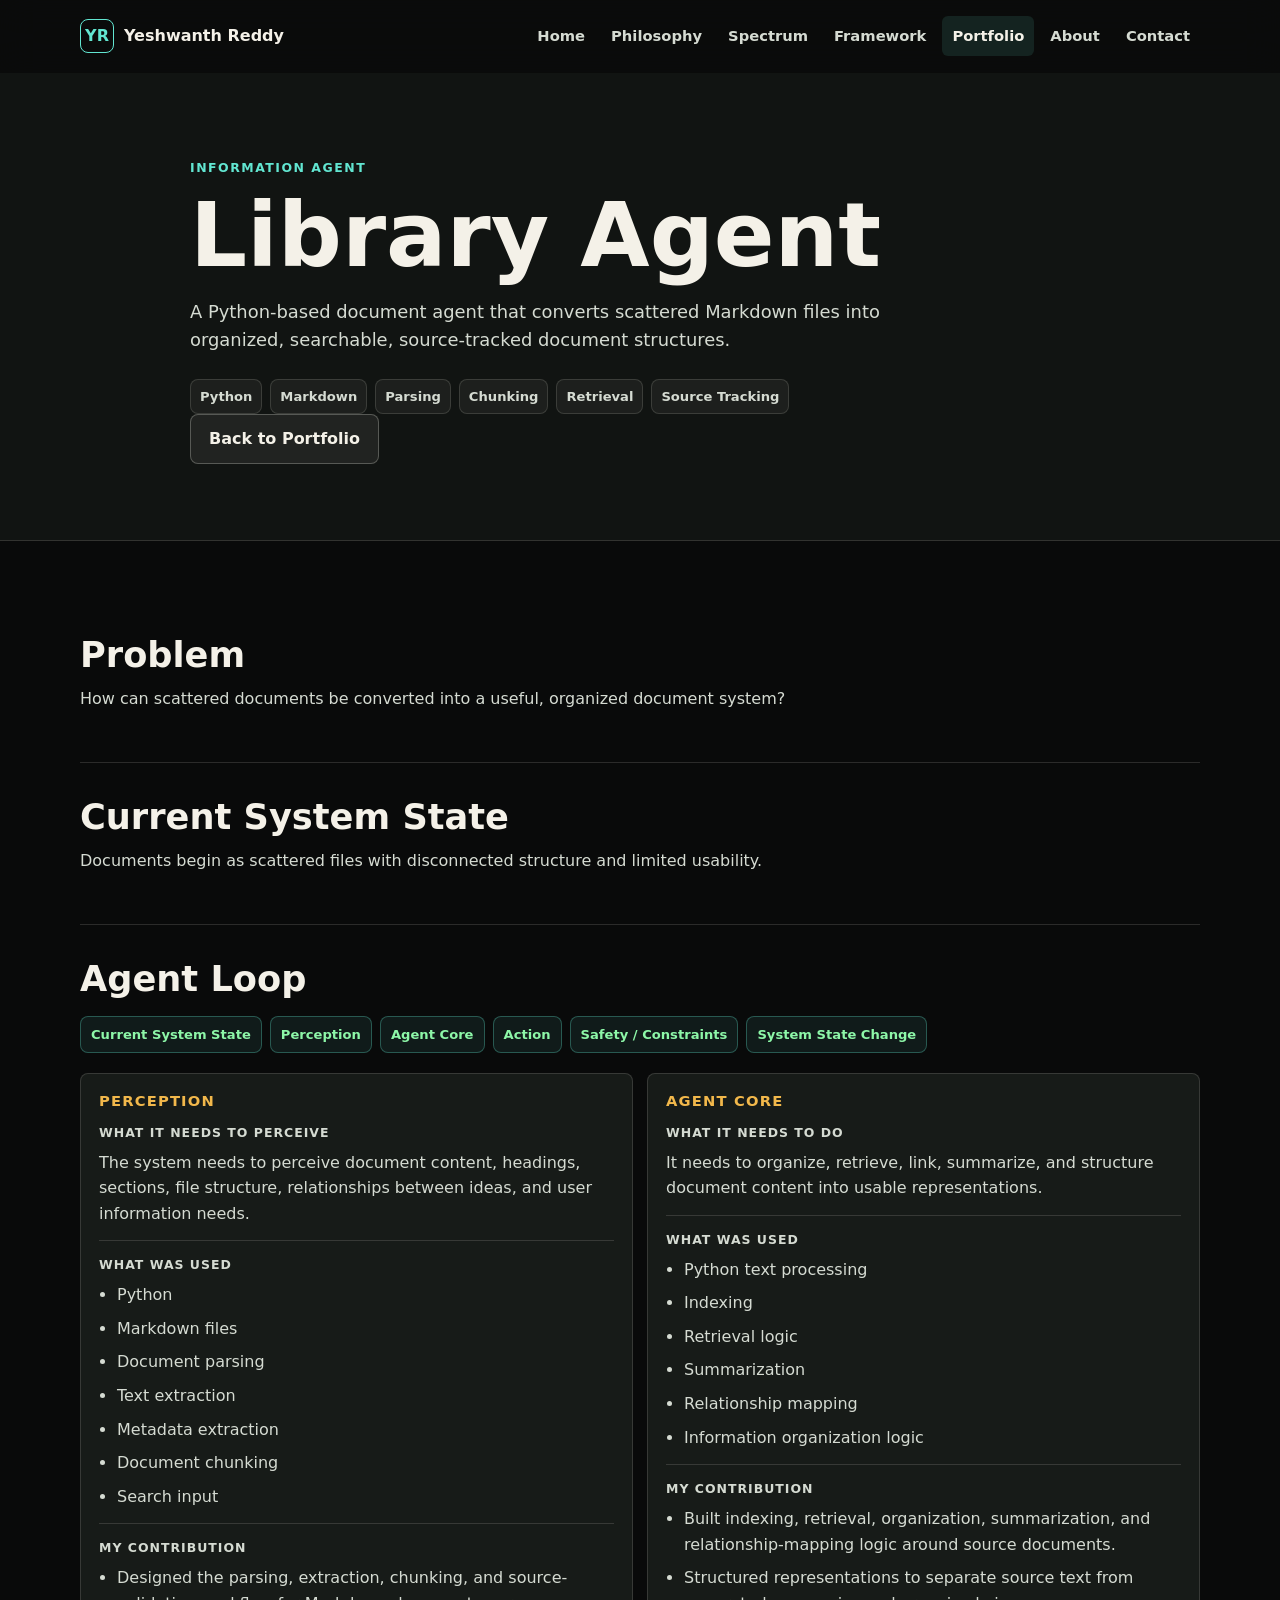
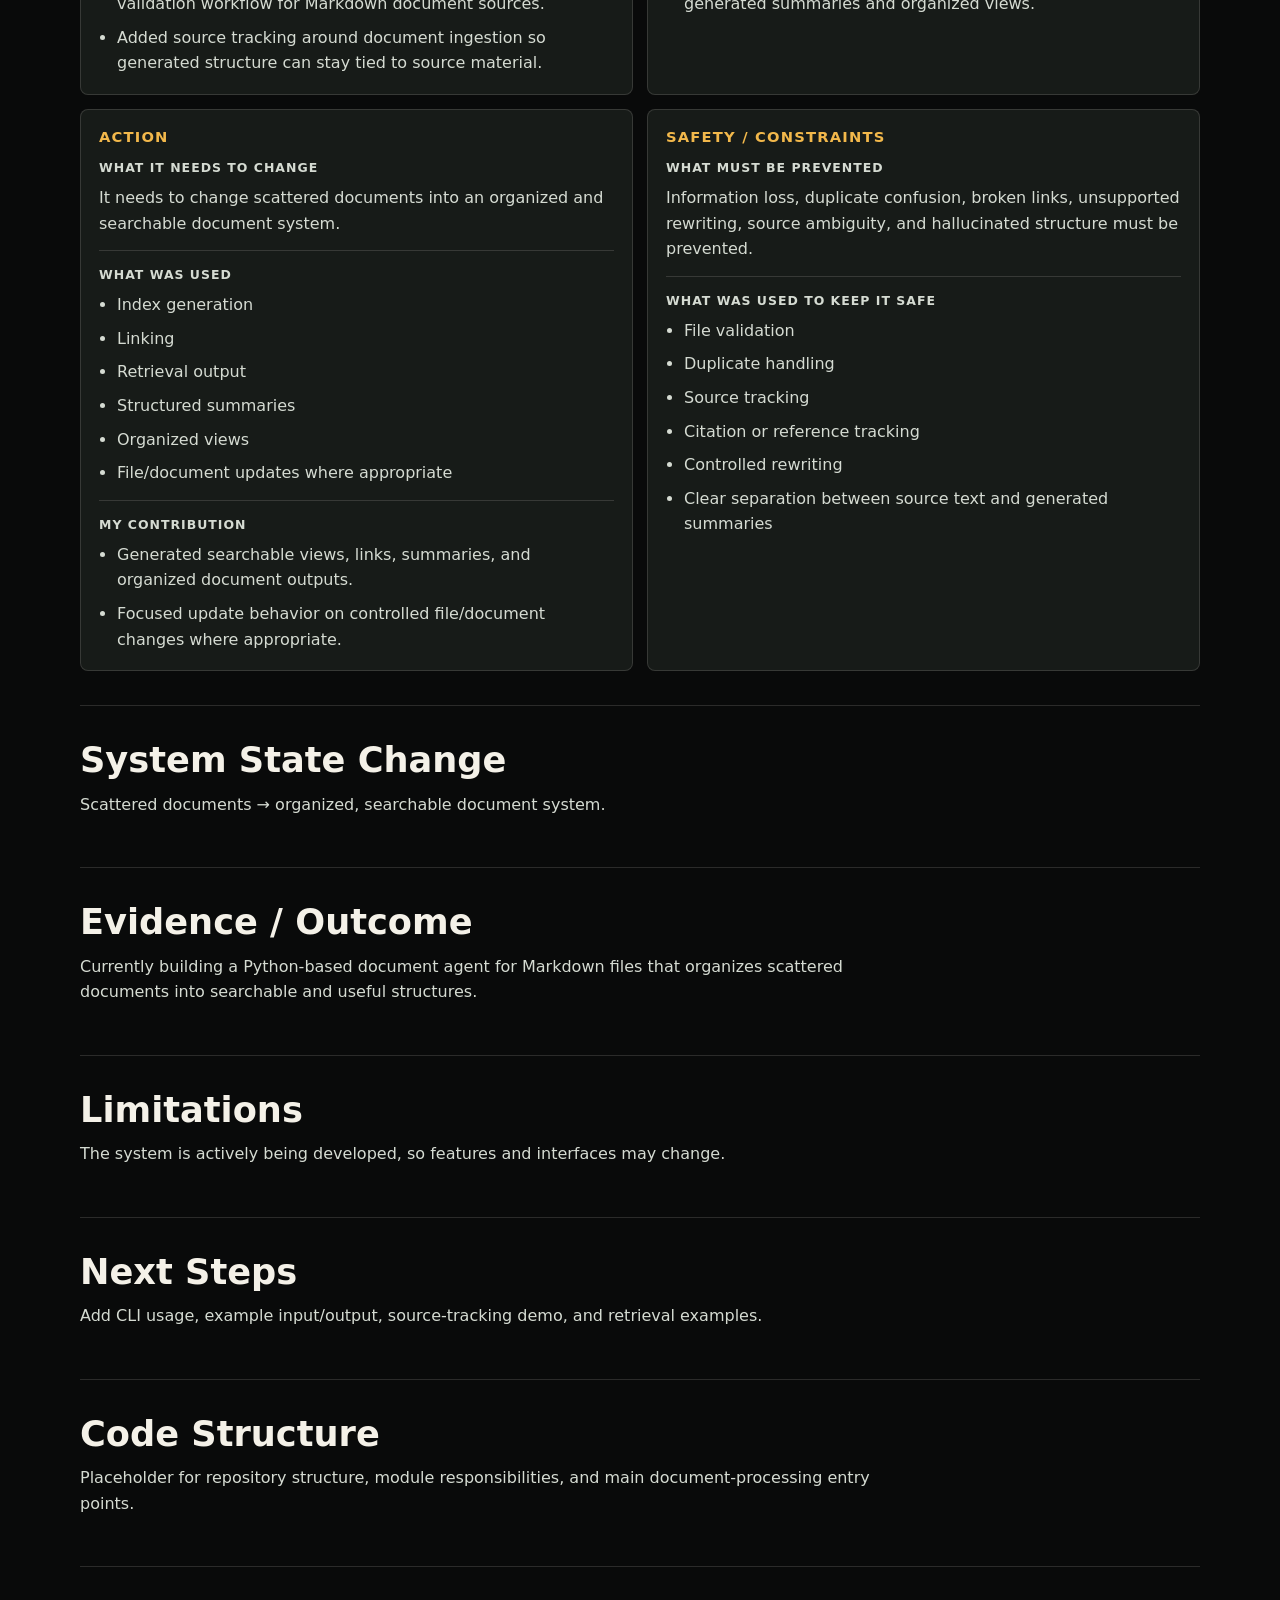
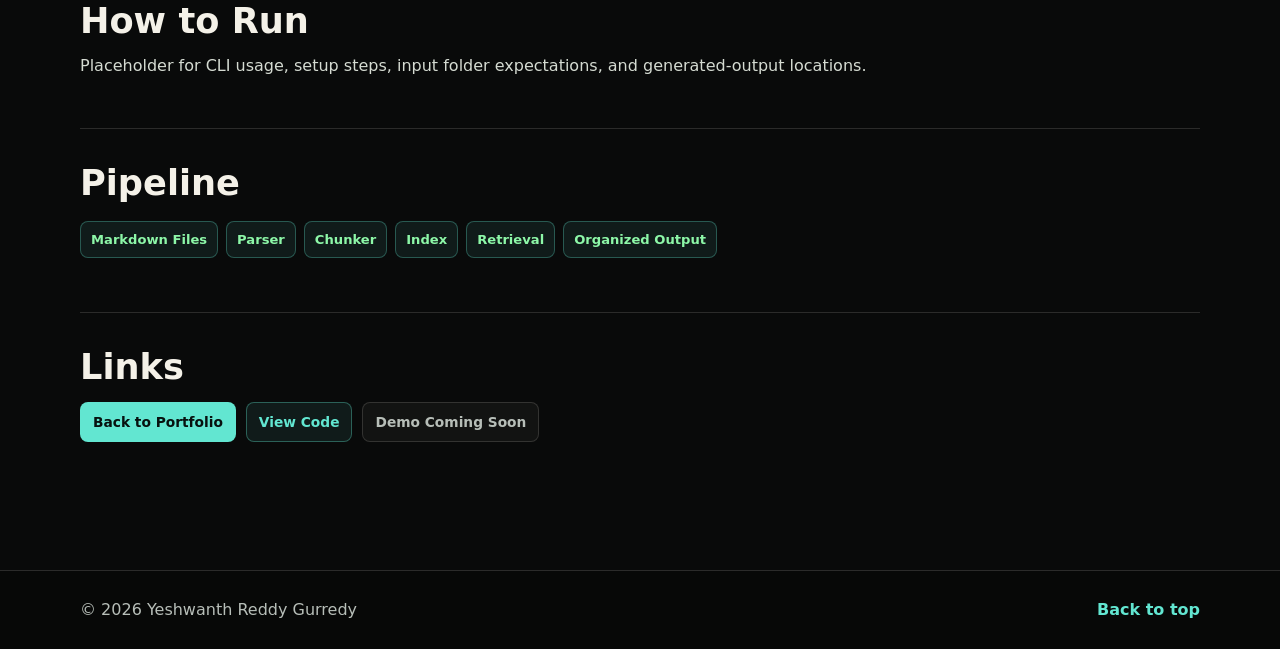
<file: projects/library-agent.html>
<!DOCTYPE html>
<html lang="en">
<head>
  <meta charset="UTF-8">
  <meta name="viewport" content="width=device-width, initial-scale=1.0">
  <meta name="description" content="A Python-based document agent that converts scattered Markdown files into organized, searchable, source-tracked document structures.">
  <title>Library Agent | Yeshwanth Reddy Gurredy</title>
  <link rel="stylesheet" href="../css/base.css?v=project-pages-1">
  <link rel="stylesheet" href="../css/layout.css?v=project-summary-1">
  <link rel="stylesheet" href="../css/components.css?v=project-summary-1">
</head>
<body data-project-id="library-agent" data-active-nav="portfolio">
  <a class="skip-link" href="#main-content">Skip to content</a>

  <header class="site-header" id="site-header">
    <nav class="nav-shell" aria-label="Primary navigation">
      <a class="brand" href="../index.html" aria-label="Yeshwanth Reddy Gurredy portfolio home">
        <span class="brand-mark" aria-hidden="true">YR</span>
        <span>Yeshwanth Reddy</span>
      </a>
      <button class="menu-toggle" type="button" aria-expanded="false" aria-controls="primary-menu">
        <span class="menu-toggle-line"></span>
        <span class="menu-toggle-line"></span>
        <span class="sr-only">Open navigation</span>
      </button>
      <ul class="nav-links" id="primary-menu">
        <li><a data-nav="home" href="../index.html">Home</a></li>
        <li><a data-nav="philosophy" href="../philosophy.html">Philosophy</a></li>
        <li><a data-nav="spectrum" href="../index.html#spectrum">Spectrum</a></li>
        <li><a data-nav="framework" href="../index.html#framework">Framework</a></li>
        <li><a data-nav="portfolio" href="../index.html#portfolio">Portfolio</a></li>
        <li><a data-nav="about" href="../index.html#about">About</a></li>
        <li><a data-nav="contact" href="../index.html#contact">Contact</a></li>
      </ul>
    </nav>
  </header>

  <main id="main-content">
    <section class="detail-hero" id="top" aria-labelledby="project-title">
      <div class="section-shell detail-hero-shell">
        <p class="section-kicker" data-agent-type>Information Agent</p>
        <h1 id="project-title" data-project-title>Library Agent</h1>
        <p class="detail-summary" data-project-summary>A Python-based document agent that converts scattered Markdown files into organized, searchable, source-tracked document structures.</p>
        <div class="tech-list" data-project-tags aria-label="Project technologies"></div>
        <div class="hero-actions" data-project-hero-actions></div>
      </div>
    </section>

    <section class="section detail-content-section" id="case-study" aria-label="Project case study">
      <div class="section-shell detail-stack" data-project-detail></div>
    </section>
  </main>

  <footer class="site-footer">
    <div class="section-shell footer-shell">
      <span>&copy; <span id="current-year"></span> Yeshwanth Reddy Gurredy</span>
      <a href="#top">Back to top</a>
    </div>
  </footer>

  <script type="module" src="../js/projectDetailPage.js?v=project-summary-1"></script>
</body>
</html>
</file>
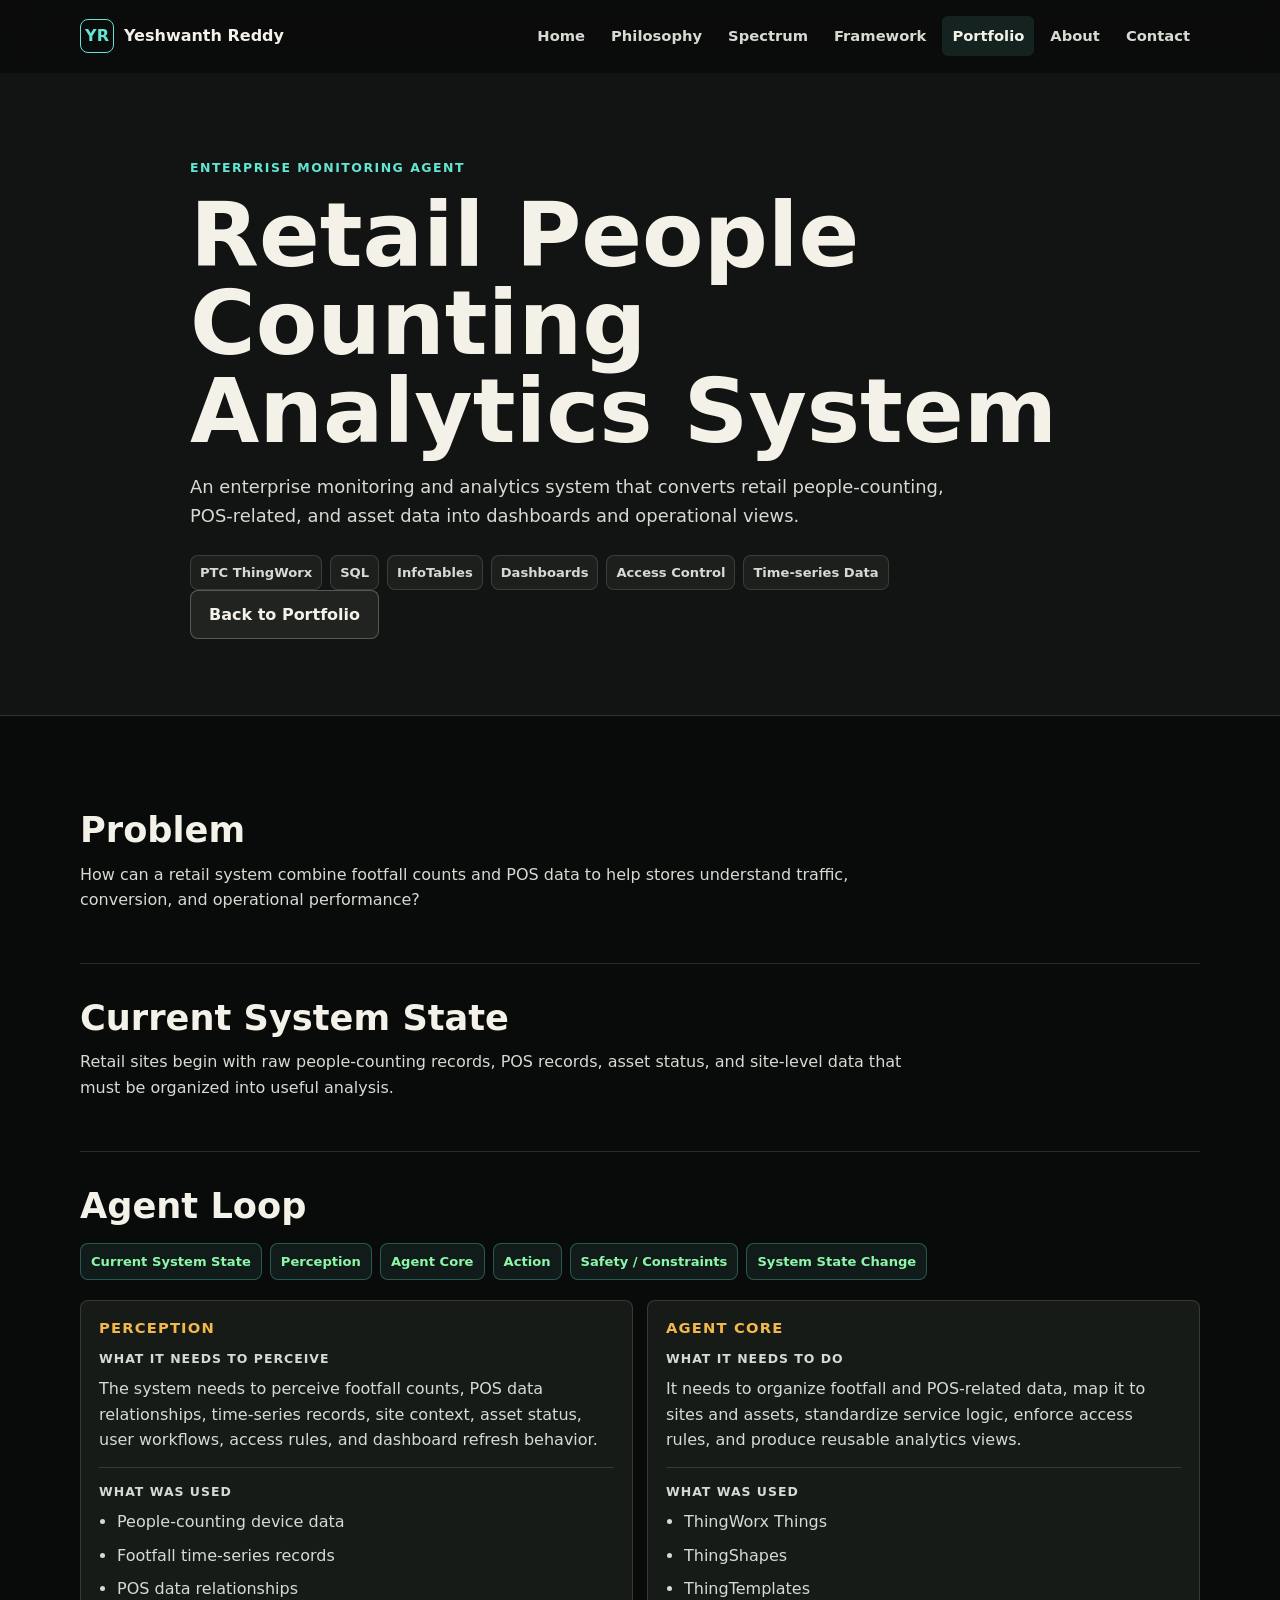
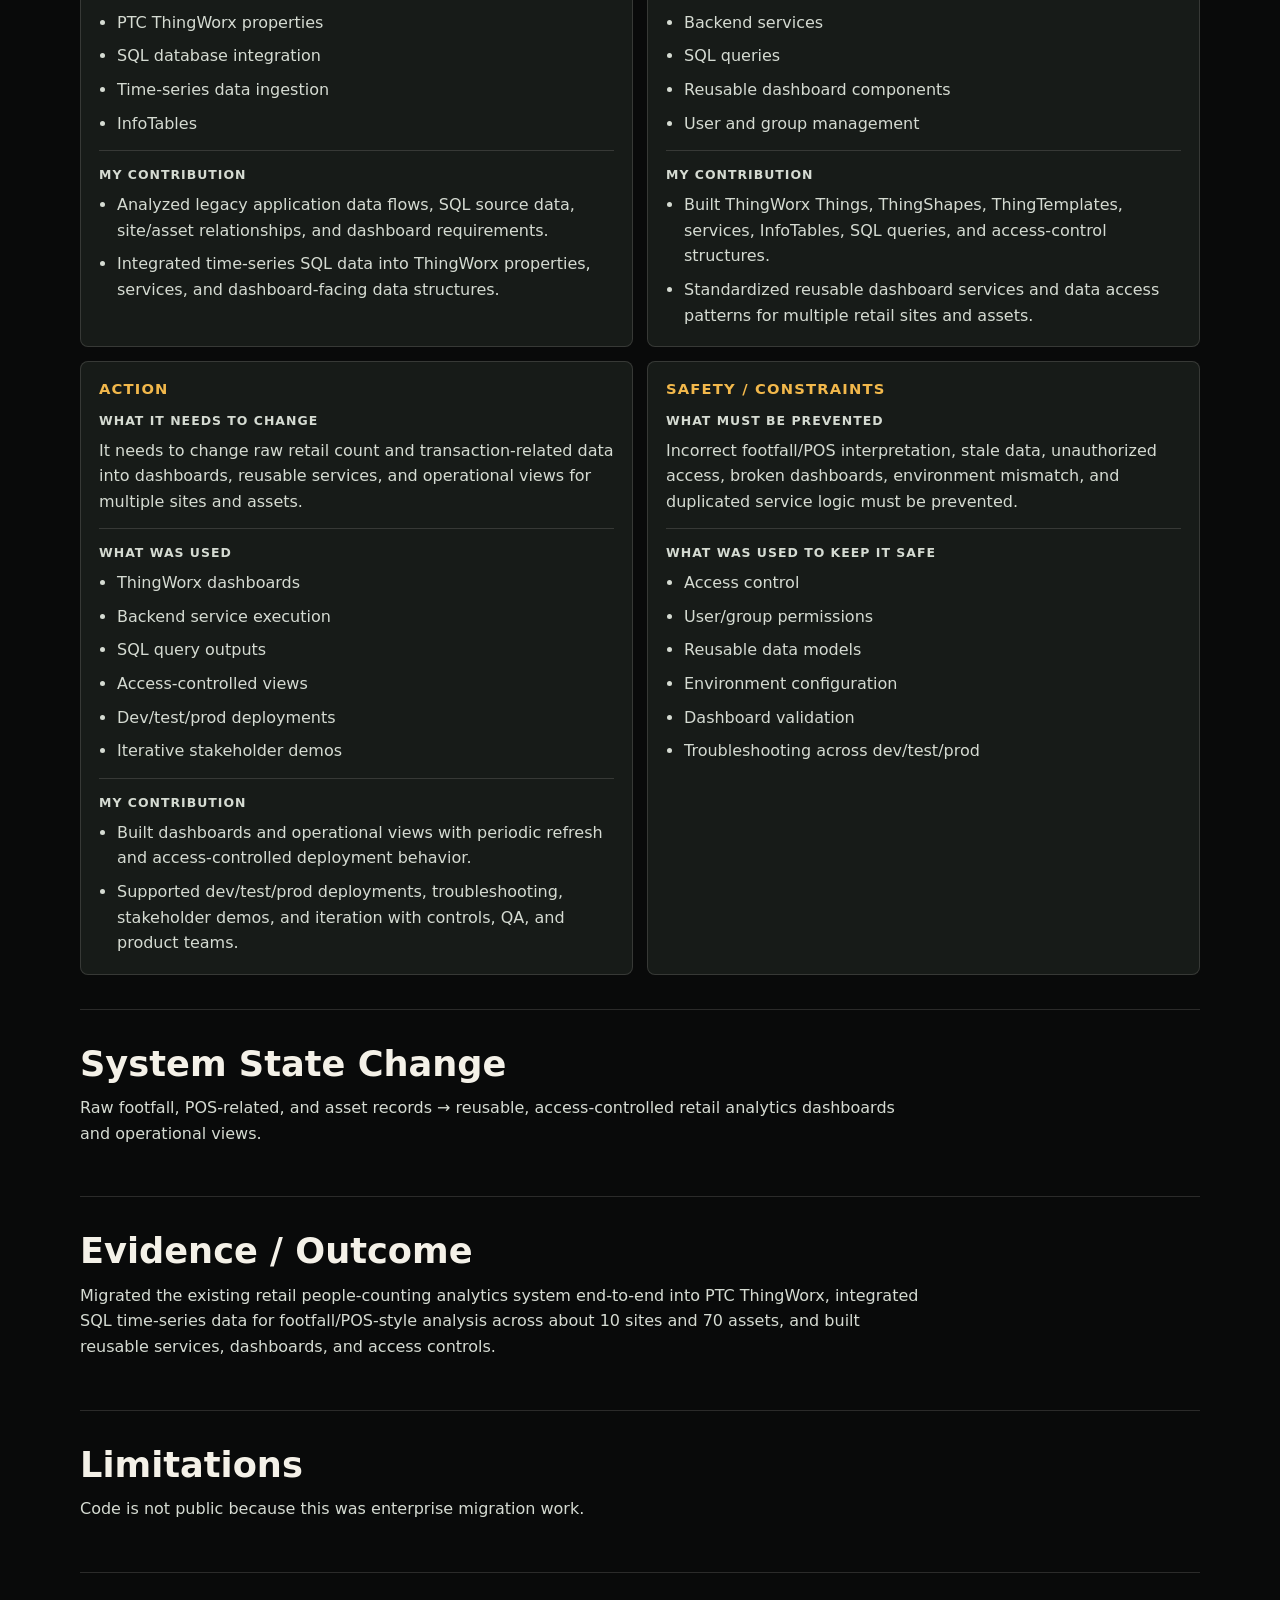
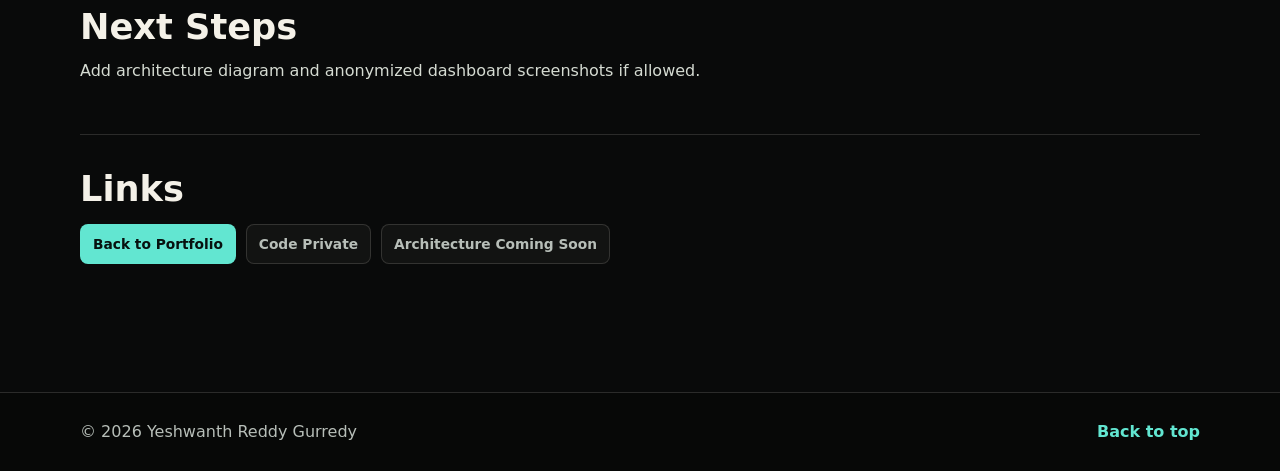
<file: projects/retail-people-counting.html>
<!DOCTYPE html>
<html lang="en">
<head>
  <meta charset="UTF-8">
  <meta name="viewport" content="width=device-width, initial-scale=1.0">
  <meta name="description" content="An enterprise monitoring and analytics system that converts retail people-counting, POS-related, and asset data into dashboards and operational views.">
  <title>Retail People Counting Analytics System | Yeshwanth Reddy Gurredy</title>
  <link rel="stylesheet" href="../css/base.css?v=project-pages-1">
  <link rel="stylesheet" href="../css/layout.css?v=project-summary-1">
  <link rel="stylesheet" href="../css/components.css?v=project-summary-1">
</head>
<body data-project-id="retail-people-counting" data-active-nav="portfolio">
  <a class="skip-link" href="#main-content">Skip to content</a>

  <header class="site-header" id="site-header">
    <nav class="nav-shell" aria-label="Primary navigation">
      <a class="brand" href="../index.html" aria-label="Yeshwanth Reddy Gurredy portfolio home">
        <span class="brand-mark" aria-hidden="true">YR</span>
        <span>Yeshwanth Reddy</span>
      </a>
      <button class="menu-toggle" type="button" aria-expanded="false" aria-controls="primary-menu">
        <span class="menu-toggle-line"></span>
        <span class="menu-toggle-line"></span>
        <span class="sr-only">Open navigation</span>
      </button>
      <ul class="nav-links" id="primary-menu">
        <li><a data-nav="home" href="../index.html">Home</a></li>
        <li><a data-nav="philosophy" href="../philosophy.html">Philosophy</a></li>
        <li><a data-nav="spectrum" href="../index.html#spectrum">Spectrum</a></li>
        <li><a data-nav="framework" href="../index.html#framework">Framework</a></li>
        <li><a data-nav="portfolio" href="../index.html#portfolio">Portfolio</a></li>
        <li><a data-nav="about" href="../index.html#about">About</a></li>
        <li><a data-nav="contact" href="../index.html#contact">Contact</a></li>
      </ul>
    </nav>
  </header>

  <main id="main-content">
    <section class="detail-hero" id="top" aria-labelledby="project-title">
      <div class="section-shell detail-hero-shell">
        <p class="section-kicker" data-agent-type>Enterprise Monitoring Agent</p>
        <h1 id="project-title" data-project-title>Retail People Counting Analytics System</h1>
        <p class="detail-summary" data-project-summary>An enterprise monitoring and analytics system that converts retail people-counting, POS-related, and asset data into dashboards and operational views.</p>
        <div class="tech-list" data-project-tags aria-label="Project technologies"></div>
        <div class="hero-actions" data-project-hero-actions></div>
      </div>
    </section>

    <section class="section detail-content-section" id="case-study" aria-label="Project case study">
      <div class="section-shell detail-stack" data-project-detail></div>
    </section>
  </main>

  <footer class="site-footer">
    <div class="section-shell footer-shell">
      <span>&copy; <span id="current-year"></span> Yeshwanth Reddy Gurredy</span>
      <a href="#top">Back to top</a>
    </div>
  </footer>

  <script type="module" src="../js/projectDetailPage.js?v=project-summary-1"></script>
</body>
</html>
</file>
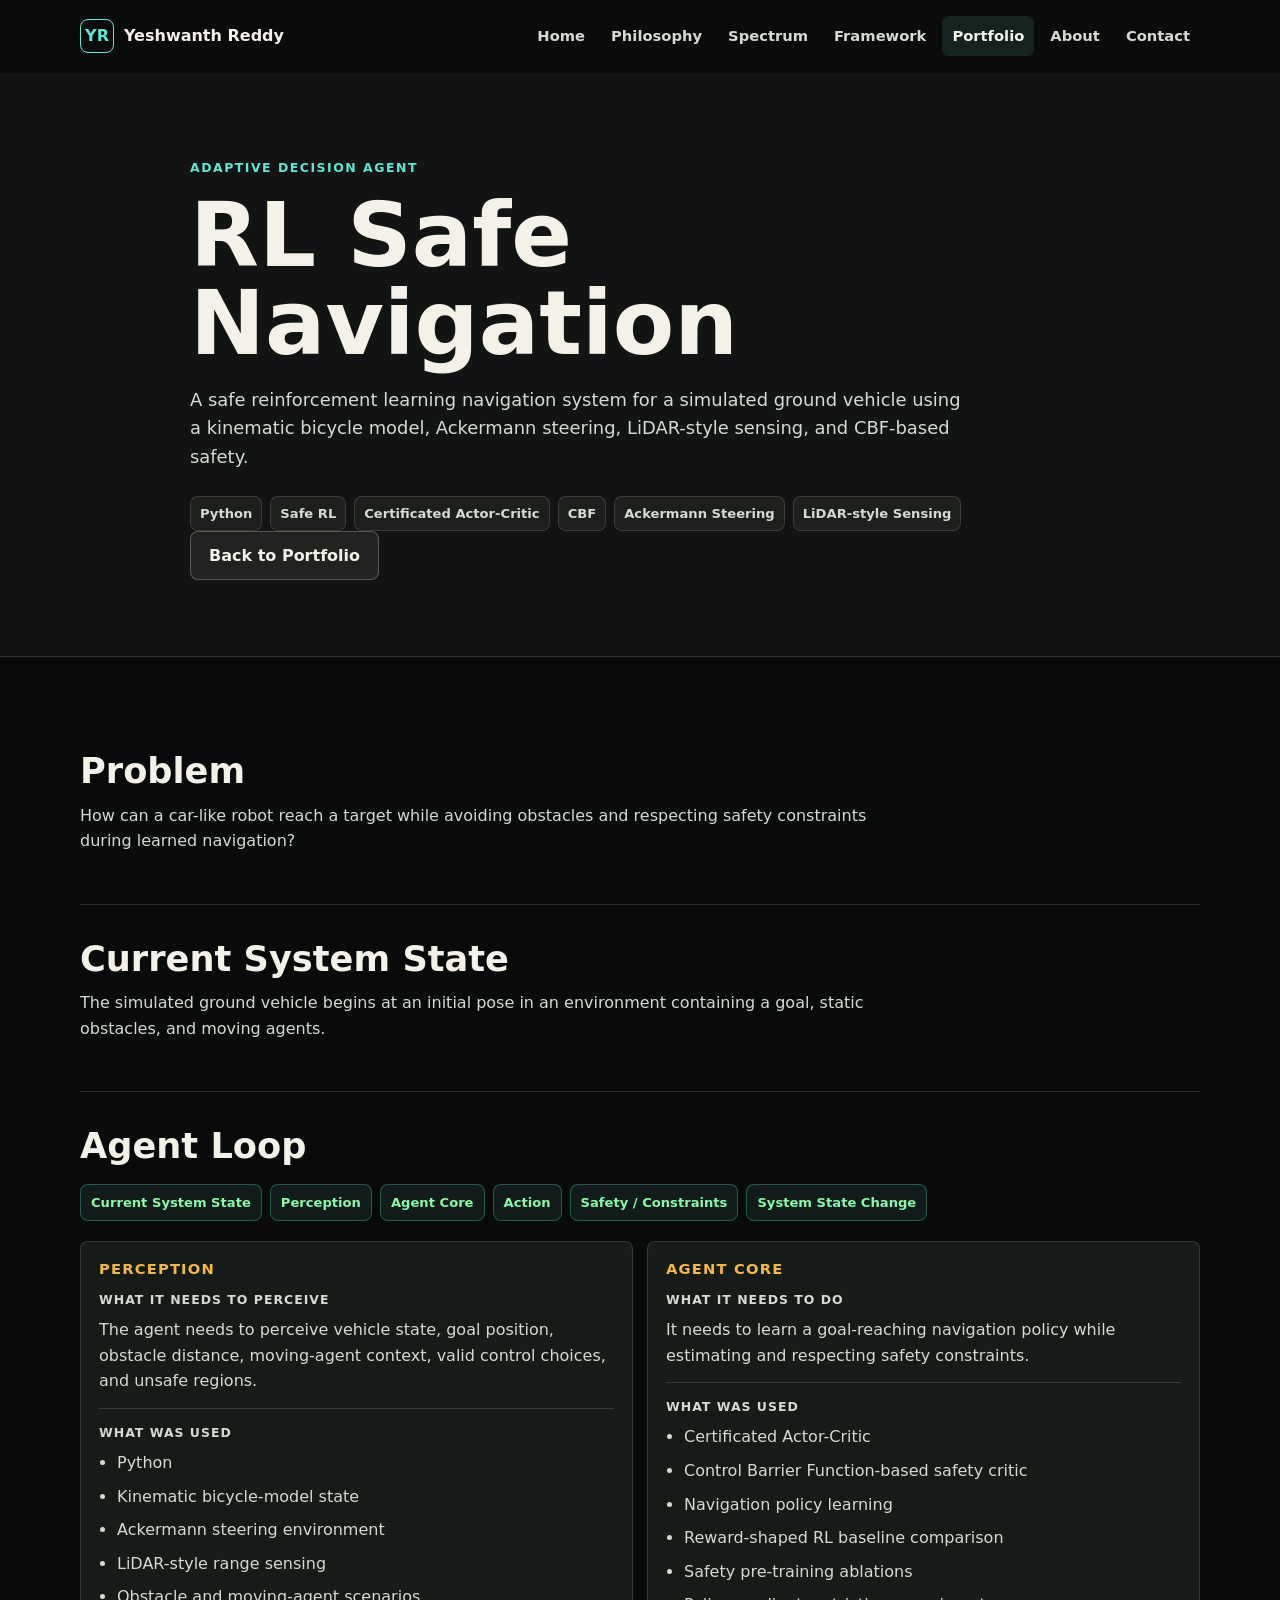
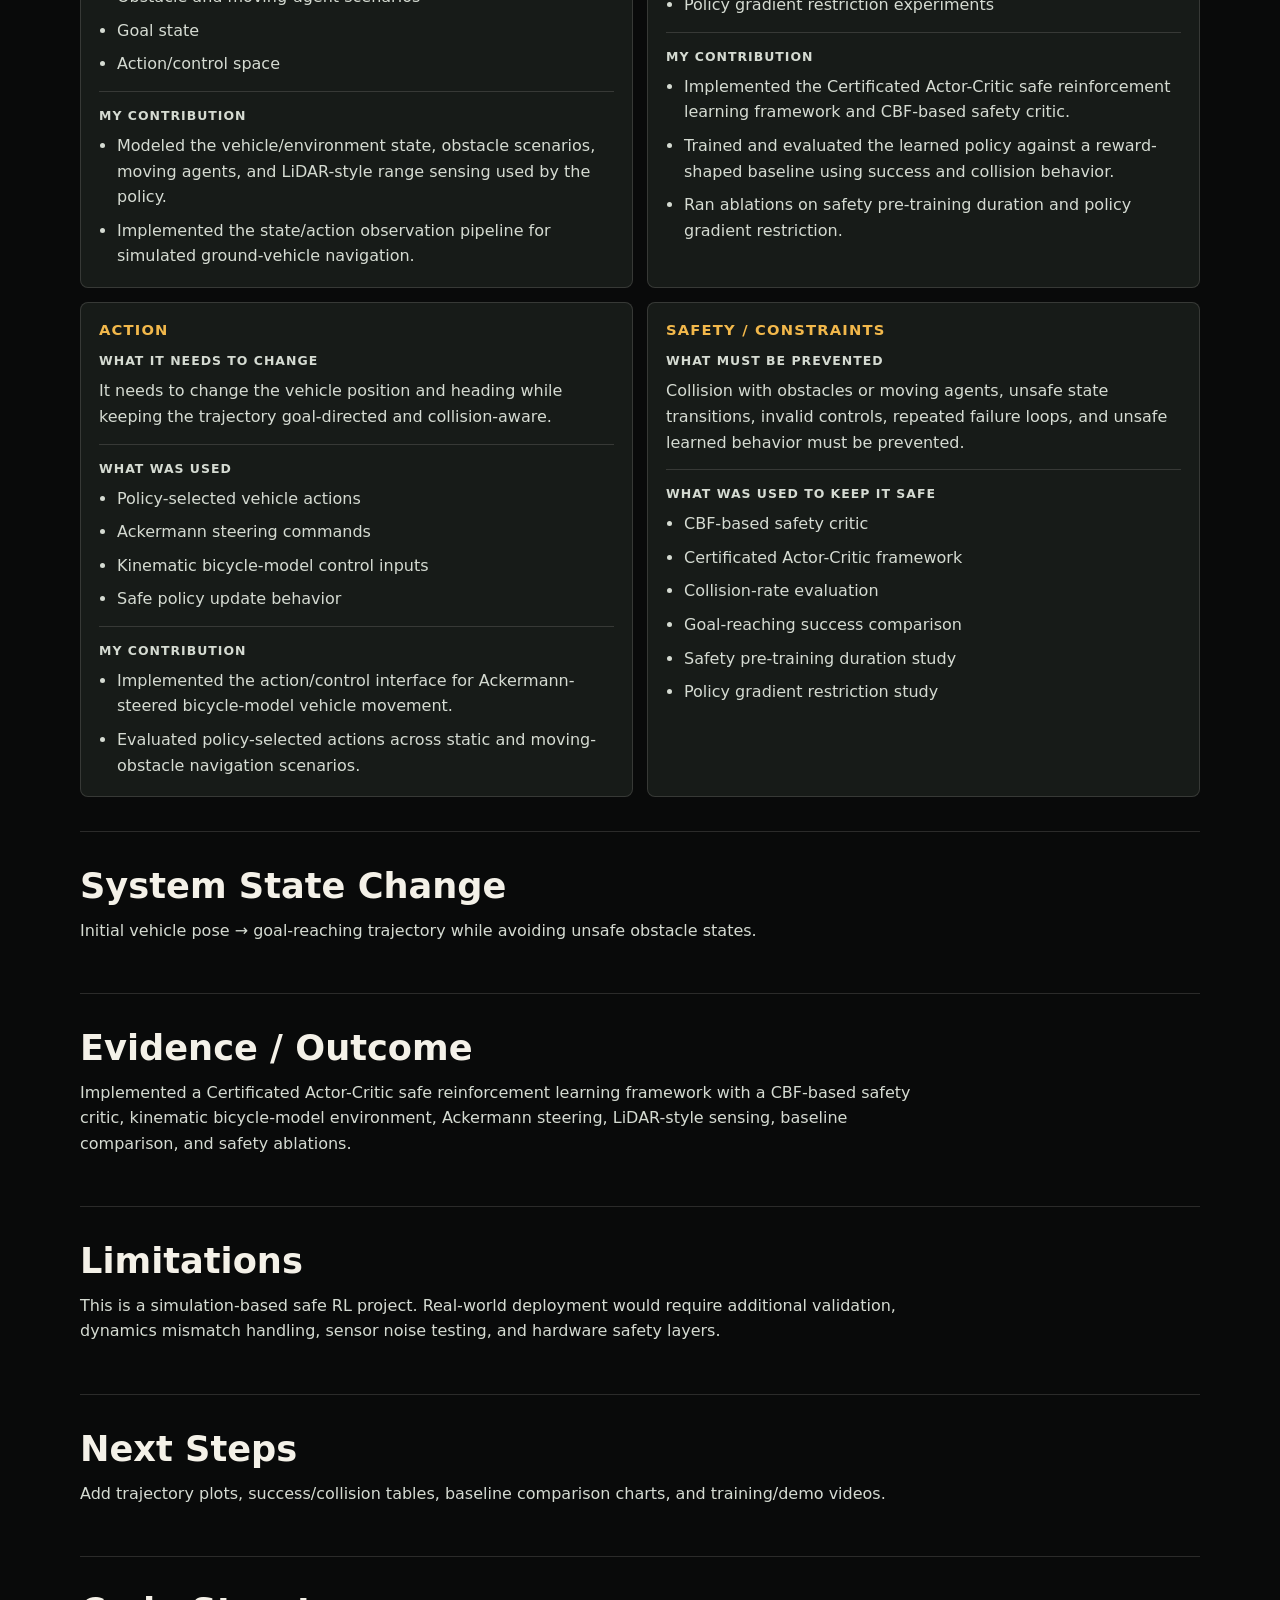
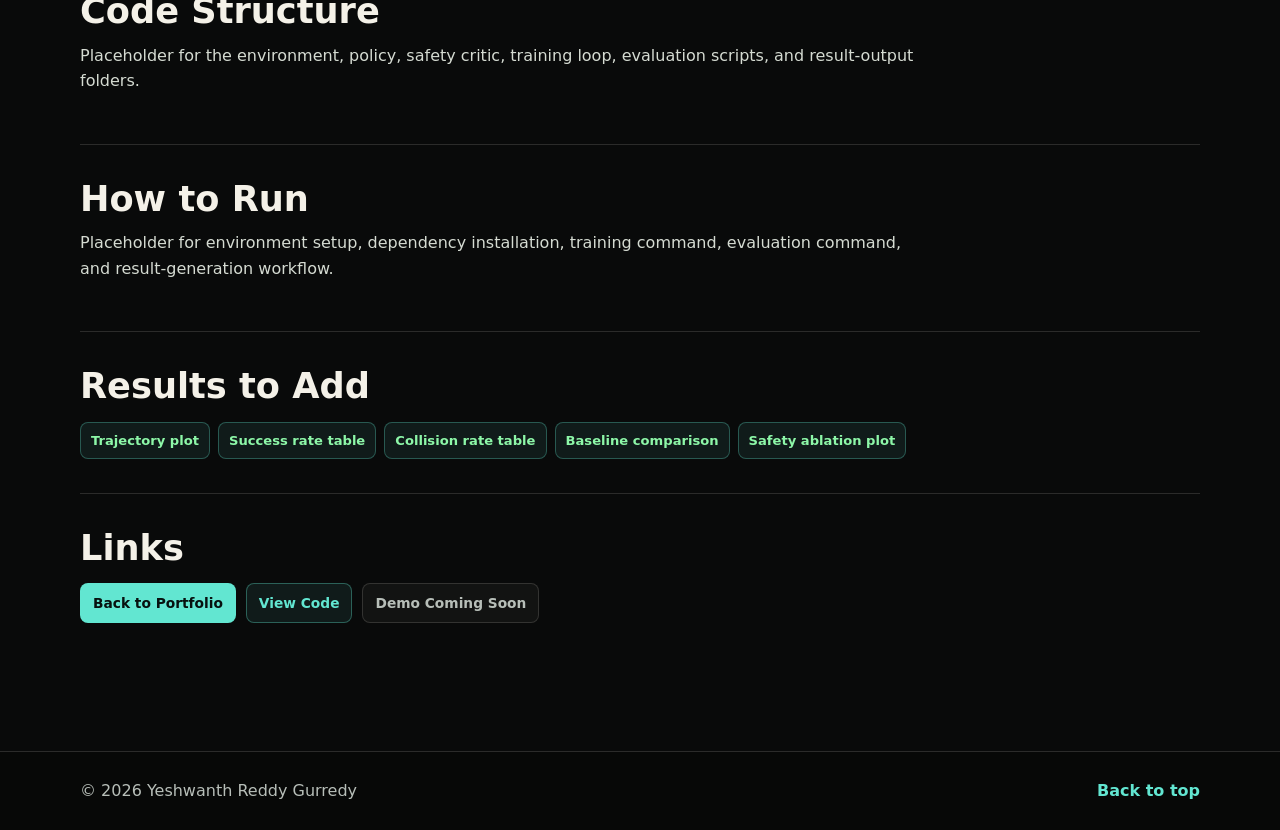
<file: projects/rl-safe-navigation.html>
<!DOCTYPE html>
<html lang="en">
<head>
  <meta charset="UTF-8">
  <meta name="viewport" content="width=device-width, initial-scale=1.0">
  <meta name="description" content="A safe reinforcement learning navigation system for a simulated ground vehicle using a kinematic bicycle model, Ackermann steering, LiDAR-style sensing, and CBF-based safety.">
  <title>RL Safe Navigation | Yeshwanth Reddy Gurredy</title>
  <link rel="stylesheet" href="../css/base.css?v=project-pages-1">
  <link rel="stylesheet" href="../css/layout.css?v=project-summary-1">
  <link rel="stylesheet" href="../css/components.css?v=project-summary-1">
</head>
<body data-project-id="rl-safe-navigation" data-active-nav="portfolio">
  <a class="skip-link" href="#main-content">Skip to content</a>

  <header class="site-header" id="site-header">
    <nav class="nav-shell" aria-label="Primary navigation">
      <a class="brand" href="../index.html" aria-label="Yeshwanth Reddy Gurredy portfolio home">
        <span class="brand-mark" aria-hidden="true">YR</span>
        <span>Yeshwanth Reddy</span>
      </a>
      <button class="menu-toggle" type="button" aria-expanded="false" aria-controls="primary-menu">
        <span class="menu-toggle-line"></span>
        <span class="menu-toggle-line"></span>
        <span class="sr-only">Open navigation</span>
      </button>
      <ul class="nav-links" id="primary-menu">
        <li><a data-nav="home" href="../index.html">Home</a></li>
        <li><a data-nav="philosophy" href="../philosophy.html">Philosophy</a></li>
        <li><a data-nav="spectrum" href="../index.html#spectrum">Spectrum</a></li>
        <li><a data-nav="framework" href="../index.html#framework">Framework</a></li>
        <li><a data-nav="portfolio" href="../index.html#portfolio">Portfolio</a></li>
        <li><a data-nav="about" href="../index.html#about">About</a></li>
        <li><a data-nav="contact" href="../index.html#contact">Contact</a></li>
      </ul>
    </nav>
  </header>

  <main id="main-content">
    <section class="detail-hero" id="top" aria-labelledby="project-title">
      <div class="section-shell detail-hero-shell">
        <p class="section-kicker" data-agent-type>Adaptive Decision Agent</p>
        <h1 id="project-title" data-project-title>RL Safe Navigation</h1>
        <p class="detail-summary" data-project-summary>A safe reinforcement learning navigation system for a simulated ground vehicle using a kinematic bicycle model, Ackermann steering, LiDAR-style sensing, and CBF-based safety.</p>
        <div class="tech-list" data-project-tags aria-label="Project technologies"></div>
        <div class="hero-actions" data-project-hero-actions></div>
      </div>
    </section>

    <section class="section detail-content-section" id="case-study" aria-label="Project case study">
      <div class="section-shell detail-stack" data-project-detail></div>
    </section>
  </main>

  <footer class="site-footer">
    <div class="section-shell footer-shell">
      <span>&copy; <span id="current-year"></span> Yeshwanth Reddy Gurredy</span>
      <a href="#top">Back to top</a>
    </div>
  </footer>

  <script type="module" src="../js/projectDetailPage.js?v=project-summary-1"></script>
</body>
</html>
</file>
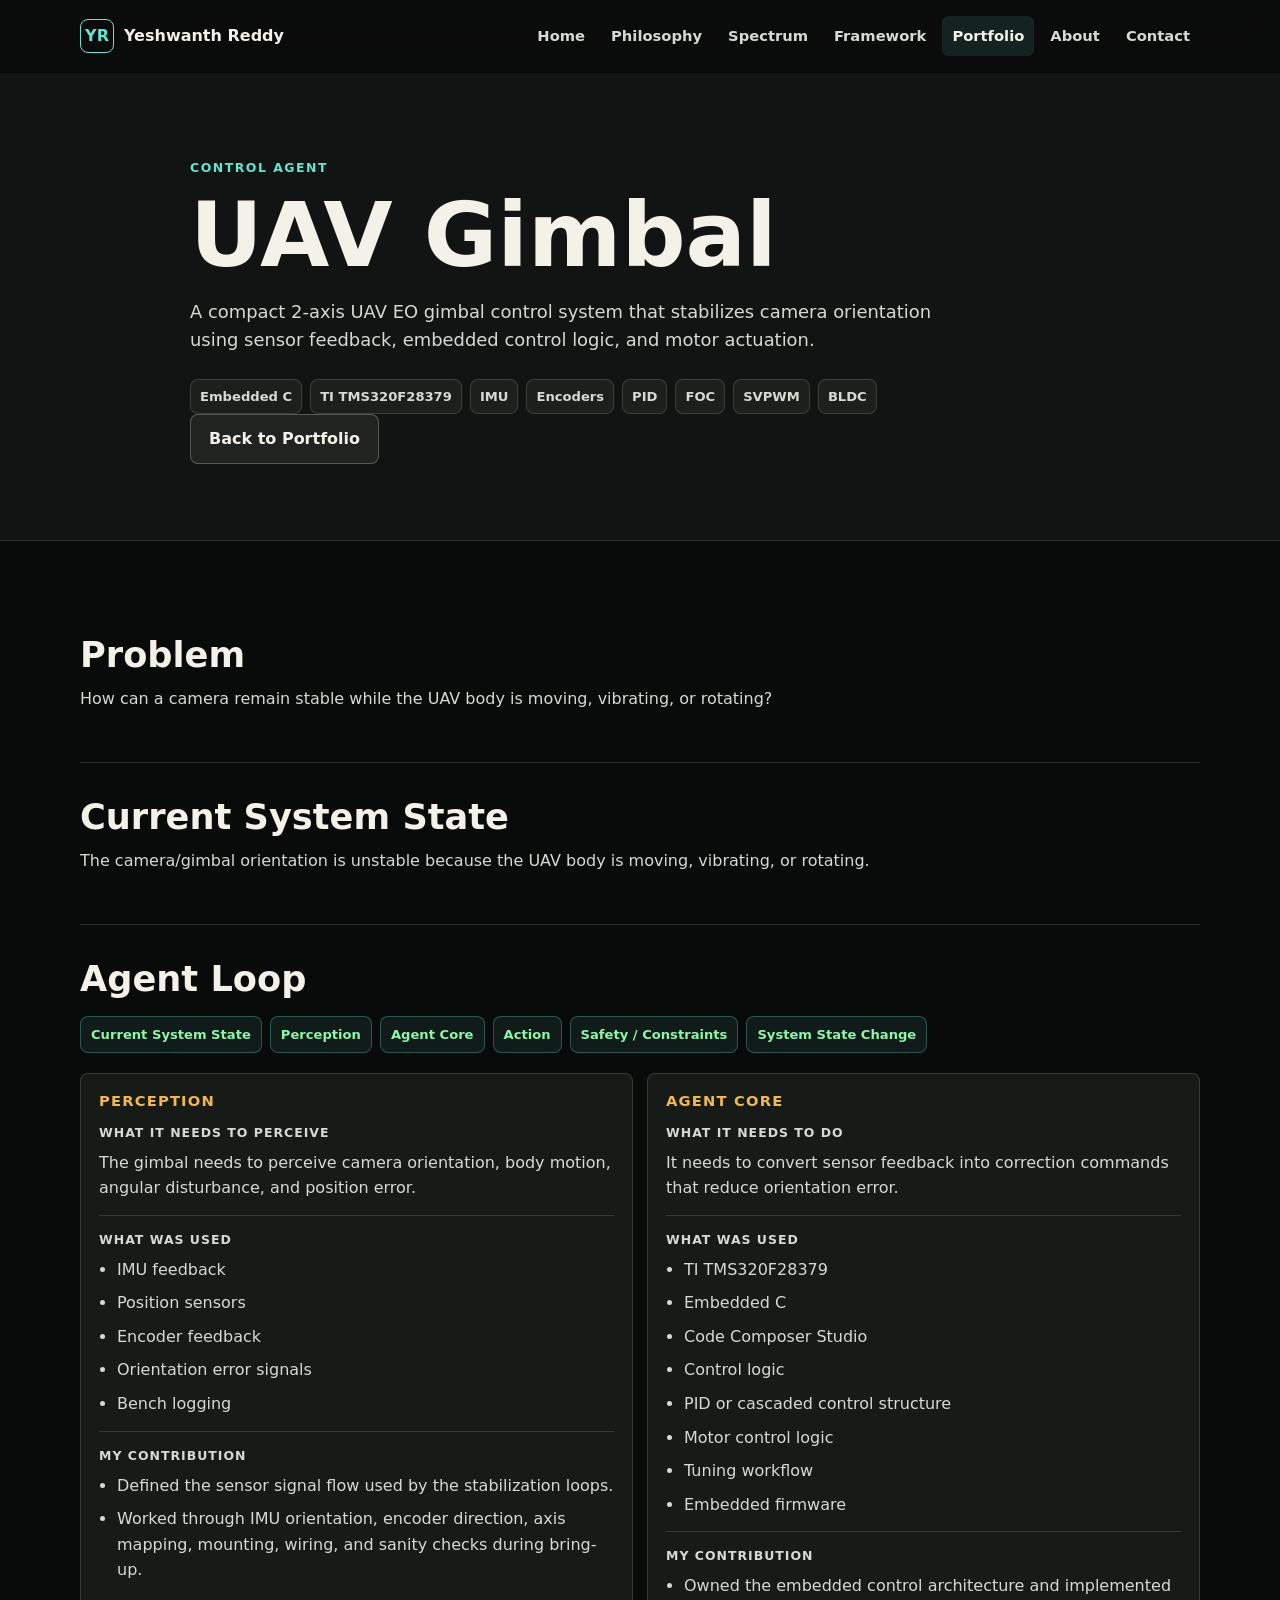
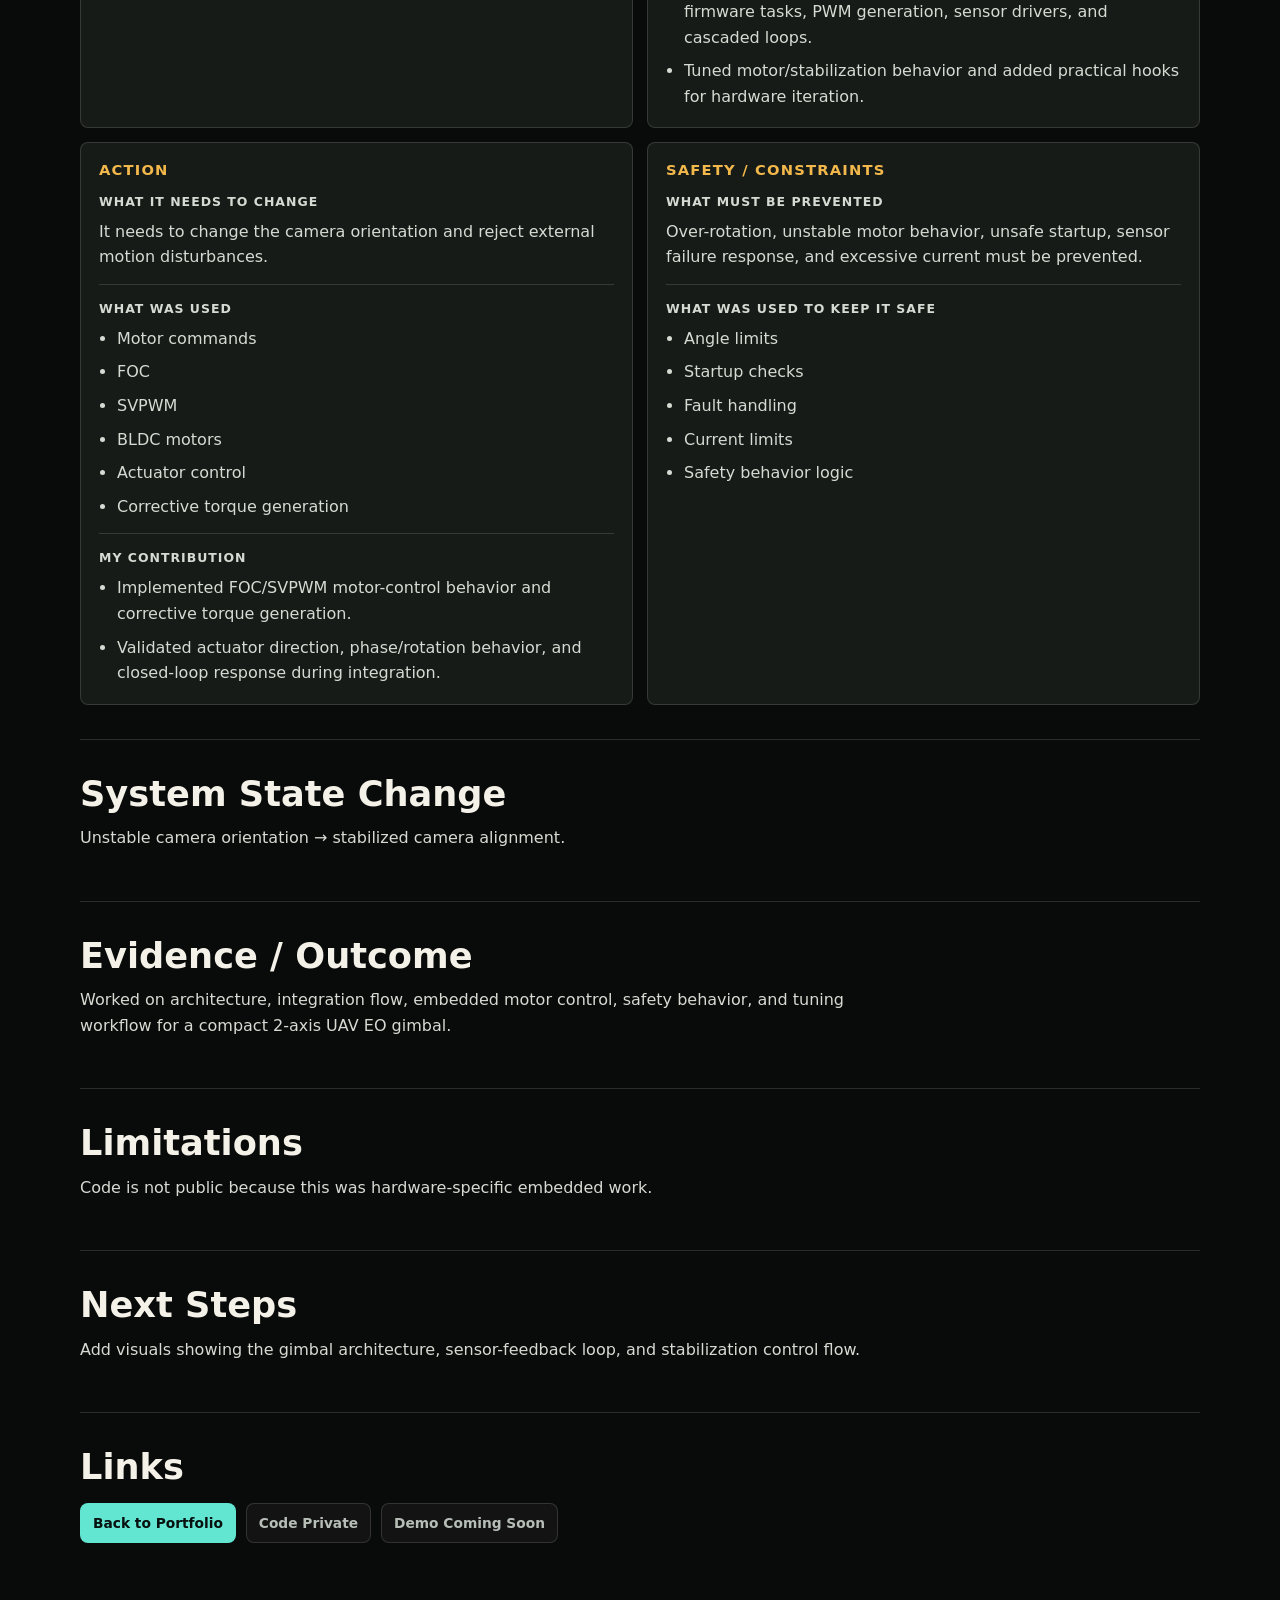
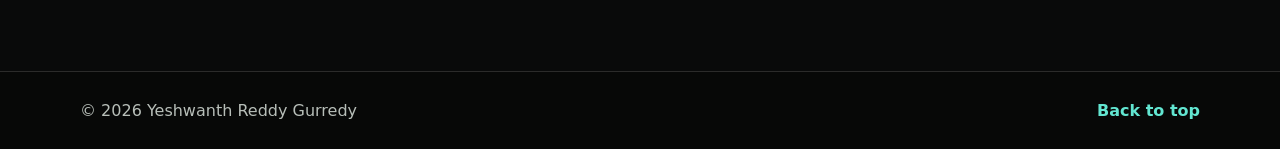
<file: projects/uav-gimbal.html>
<!DOCTYPE html>
<html lang="en">
<head>
  <meta charset="UTF-8">
  <meta name="viewport" content="width=device-width, initial-scale=1.0">
  <meta name="description" content="A compact 2-axis UAV EO gimbal control system that stabilizes camera orientation using sensor feedback, embedded control logic, and motor actuation.">
  <title>UAV Gimbal | Yeshwanth Reddy Gurredy</title>
  <link rel="stylesheet" href="../css/base.css?v=project-pages-1">
  <link rel="stylesheet" href="../css/layout.css?v=project-summary-1">
  <link rel="stylesheet" href="../css/components.css?v=project-summary-1">
</head>
<body data-project-id="uav-gimbal" data-active-nav="portfolio">
  <a class="skip-link" href="#main-content">Skip to content</a>

  <header class="site-header" id="site-header">
    <nav class="nav-shell" aria-label="Primary navigation">
      <a class="brand" href="../index.html" aria-label="Yeshwanth Reddy Gurredy portfolio home">
        <span class="brand-mark" aria-hidden="true">YR</span>
        <span>Yeshwanth Reddy</span>
      </a>
      <button class="menu-toggle" type="button" aria-expanded="false" aria-controls="primary-menu">
        <span class="menu-toggle-line"></span>
        <span class="menu-toggle-line"></span>
        <span class="sr-only">Open navigation</span>
      </button>
      <ul class="nav-links" id="primary-menu">
        <li><a data-nav="home" href="../index.html">Home</a></li>
        <li><a data-nav="philosophy" href="../philosophy.html">Philosophy</a></li>
        <li><a data-nav="spectrum" href="../index.html#spectrum">Spectrum</a></li>
        <li><a data-nav="framework" href="../index.html#framework">Framework</a></li>
        <li><a data-nav="portfolio" href="../index.html#portfolio">Portfolio</a></li>
        <li><a data-nav="about" href="../index.html#about">About</a></li>
        <li><a data-nav="contact" href="../index.html#contact">Contact</a></li>
      </ul>
    </nav>
  </header>

  <main id="main-content">
    <section class="detail-hero" id="top" aria-labelledby="project-title">
      <div class="section-shell detail-hero-shell">
        <p class="section-kicker" data-agent-type>Control Agent</p>
        <h1 id="project-title" data-project-title>UAV Gimbal</h1>
        <p class="detail-summary" data-project-summary>A compact 2-axis UAV EO gimbal control system that stabilizes camera orientation using sensor feedback, embedded control logic, and motor actuation.</p>
        <div class="tech-list" data-project-tags aria-label="Project technologies"></div>
        <div class="hero-actions" data-project-hero-actions></div>
      </div>
    </section>

    <section class="section detail-content-section" id="case-study" aria-label="Project case study">
      <div class="section-shell detail-stack" data-project-detail></div>
    </section>
  </main>

  <footer class="site-footer">
    <div class="section-shell footer-shell">
      <span>&copy; <span id="current-year"></span> Yeshwanth Reddy Gurredy</span>
      <a href="#top">Back to top</a>
    </div>
  </footer>

  <script type="module" src="../js/projectDetailPage.js?v=project-summary-1"></script>
</body>
</html>
</file>
<file: css/base.css>
:root {
  --background: #090a0a;
  --surface: #111412;
  --surface-strong: #171b18;
  --surface-soft: #1d211e;
  --text: #f4f1e8;
  --muted: #b7beb8;
  --muted-strong: #d5dbd2;
  --line: rgba(244, 241, 232, 0.14);
  --line-strong: rgba(244, 241, 232, 0.26);
  --accent: #62e6d1;
  --accent-strong: #8df7a8;
  --accent-warm: #f2b84b;
  --shadow: 0 24px 80px rgba(0, 0, 0, 0.35);
  --max-width: 1120px;
  --header-height: 72px;
}

* {
  box-sizing: border-box;
}

html {
  scroll-behavior: smooth;
}

body {
  margin: 0;
  background: var(--background);
  color: var(--text);
  font-family: Inter, ui-sans-serif, system-ui, -apple-system, BlinkMacSystemFont, "Segoe UI", sans-serif;
  font-size: 16px;
  line-height: 1.6;
}

body.menu-open {
  overflow: hidden;
}

a {
  color: inherit;
  text-decoration: none;
}

p,
h1,
h2,
h3,
h4 {
  margin-top: 0;
}

p {
  color: var(--muted);
}

.skip-link {
  position: fixed;
  top: 12px;
  left: 12px;
  z-index: 100;
  transform: translateY(-140%);
  border: 1px solid var(--accent);
  border-radius: 6px;
  background: var(--background);
  color: var(--text);
  padding: 10px 14px;
  transition: transform 180ms ease;
}

.skip-link:focus {
  transform: translateY(0);
}

.sr-only {
  position: absolute;
  width: 1px;
  height: 1px;
  padding: 0;
  margin: -1px;
  overflow: hidden;
  clip: rect(0, 0, 0, 0);
  white-space: nowrap;
  border: 0;
}

@media (prefers-reduced-motion: reduce) {
  html {
    scroll-behavior: auto;
  }

  *,
  *::before,
  *::after {
    animation-duration: 0.01ms !important;
    animation-iteration-count: 1 !important;
    scroll-behavior: auto !important;
    transition-duration: 0.01ms !important;
  }
}
</file>
<file: css/layout.css>
.site-header {
  position: fixed;
  top: 0;
  left: 0;
  z-index: 20;
  width: 100%;
  border-bottom: 1px solid transparent;
  background: rgba(9, 10, 10, 0.78);
  backdrop-filter: blur(18px);
  transition: border-color 180ms ease, background 180ms ease;
}

.site-header.is-scrolled {
  border-bottom-color: var(--line);
  background: rgba(9, 10, 10, 0.94);
}

.nav-shell,
.section-shell {
  width: min(calc(100% - 40px), var(--max-width));
  margin: 0 auto;
}

.nav-shell {
  min-height: var(--header-height);
  display: flex;
  align-items: center;
  justify-content: space-between;
  gap: 24px;
}

.nav-links {
  display: flex;
  align-items: center;
  gap: 6px;
  list-style: none;
  margin: 0;
  padding: 0;
}

.hero {
  position: relative;
  min-height: clamp(560px, 86vh, 780px);
  display: flex;
  align-items: center;
  overflow: hidden;
  border-bottom: 1px solid var(--line);
}

#agent-canvas,
.hero-shade {
  position: absolute;
  inset: 0;
  width: 100%;
  height: 100%;
}

#agent-canvas {
  opacity: 0.86;
}

.hero-shade {
  background: rgba(9, 10, 10, 0.56);
}

.hero-content {
  position: relative;
  z-index: 1;
  padding: calc(var(--header-height) + 70px) 0 80px;
}

.detail-hero {
  padding: calc(var(--header-height) + 86px) 0 76px;
  border-bottom: 1px solid var(--line);
  background: var(--surface);
}

.detail-hero-shell {
  max-width: 900px;
}

.section {
  padding: 94px 0;
  border-bottom: 1px solid var(--line);
  background: var(--background);
}

.section:nth-of-type(odd) {
  background: var(--surface);
}

.two-column {
  display: grid;
  grid-template-columns: minmax(0, 0.9fr) minmax(0, 1.1fr);
  gap: 58px;
  align-items: start;
}

.section-heading {
  max-width: 760px;
  margin-bottom: 34px;
}

.section-heading.compact {
  margin-bottom: 28px;
}

.card-grid {
  display: grid;
  gap: 18px;
}

.framework-grid {
  grid-template-columns: repeat(5, minmax(0, 1fr));
}

.project-grid {
  grid-template-columns: repeat(auto-fit, minmax(280px, 1fr));
  gap: 22px;
}

.detail-stack {
  display: grid;
}

.detail-panel-grid {
  display: grid;
  grid-template-columns: repeat(2, minmax(0, 1fr));
  gap: 14px;
  margin-top: 18px;
}

.contact-shell {
  display: grid;
  grid-template-columns: minmax(0, 0.9fr) minmax(0, 1.1fr);
  gap: 48px;
  align-items: center;
}

.contact-links {
  display: grid;
  grid-template-columns: repeat(auto-fit, minmax(160px, 1fr));
  gap: 12px;
}

.site-footer {
  background: #070807;
  color: var(--muted);
}

.footer-shell {
  display: flex;
  justify-content: space-between;
  gap: 20px;
  padding: 26px 0;
}

@media (max-width: 1100px) {
  .framework-grid {
    grid-template-columns: repeat(3, minmax(0, 1fr));
  }
}

@media (max-width: 920px) {
  .nav-links {
    position: fixed;
    top: var(--header-height);
    right: 20px;
    left: 20px;
    display: grid;
    gap: 4px;
    border: 1px solid var(--line);
    border-radius: 8px;
    background: rgba(17, 20, 18, 0.98);
    box-shadow: var(--shadow);
    padding: 10px;
    opacity: 0;
    pointer-events: none;
    transform: translateY(-10px);
    transition: opacity 180ms ease, transform 180ms ease;
  }

  .nav-links.is-open {
    opacity: 1;
    pointer-events: auto;
    transform: translateY(0);
  }

  .two-column,
  .contact-shell {
    grid-template-columns: 1fr;
    gap: 30px;
  }

  .detail-panel-grid {
    grid-template-columns: 1fr;
  }

  .framework-grid {
    grid-template-columns: repeat(2, minmax(0, 1fr));
  }

  .agent-scale {
    grid-template-columns: repeat(2, minmax(0, 1fr));
  }

  .contact-links {
    grid-template-columns: repeat(2, minmax(0, 1fr));
  }
}

@media (max-width: 640px) {
  :root {
    --header-height: 66px;
  }

  .nav-shell,
  .section-shell {
    width: min(calc(100% - 28px), var(--max-width));
  }

  .hero {
    min-height: 82vh;
  }

  .hero-content {
    padding: calc(var(--header-height) + 42px) 0 58px;
  }

  .detail-hero {
    padding: calc(var(--header-height) + 48px) 0 54px;
  }

  .section {
    padding: 68px 0;
  }

  .framework-grid,
  .agent-scale,
  .contact-links {
    grid-template-columns: 1fr;
  }

  .footer-shell {
    flex-direction: column;
  }
}
</file>
<file: css/components.css>
.brand {
  display: inline-flex;
  align-items: center;
  gap: 10px;
  color: var(--text);
  font-weight: 700;
}

.brand-mark {
  display: inline-grid;
  place-items: center;
  width: 34px;
  height: 34px;
  border: 1px solid var(--accent);
  border-radius: 8px;
  color: var(--accent);
  font-weight: 800;
}

.nav-links a {
  display: inline-flex;
  border-radius: 6px;
  color: var(--muted-strong);
  font-size: 0.92rem;
  font-weight: 600;
  padding: 8px 10px;
  transition: background 180ms ease, color 180ms ease;
}

.nav-links a:hover,
.nav-links a:focus-visible,
.nav-links a.is-active {
  background: rgba(98, 230, 209, 0.11);
  color: var(--text);
}

.menu-toggle {
  display: none;
  width: 42px;
  height: 42px;
  border: 1px solid var(--line);
  border-radius: 8px;
  background: var(--surface);
  color: var(--text);
  cursor: pointer;
}

.menu-toggle-line {
  display: block;
  width: 18px;
  height: 2px;
  margin: 5px auto;
  background: currentColor;
}

.section-kicker {
  margin-bottom: 14px;
  color: var(--accent);
  font-size: 0.78rem;
  font-weight: 800;
  letter-spacing: 0.12em;
  text-transform: uppercase;
}

.hero h1 {
  max-width: 780px;
  margin-bottom: 18px;
  color: var(--text);
  font-size: clamp(3rem, 8vw, 6.9rem);
  line-height: 0.95;
  letter-spacing: 0;
}

.hero-subtitle {
  margin-bottom: 20px;
  color: var(--accent-strong);
  font-size: clamp(1.35rem, 3vw, 2rem);
  font-weight: 700;
}

.hero-intro {
  max-width: 700px;
  margin-bottom: 32px;
  color: var(--muted-strong);
  font-size: 1.13rem;
}

.hero-proof {
  display: flex;
  flex-wrap: wrap;
  gap: 10px;
  max-width: 760px;
  margin-bottom: 28px;
}

.hero-proof span,
.tech-tag,
.skill-strip span {
  border: 1px solid var(--line);
  border-radius: 8px;
  background: rgba(244, 241, 232, 0.05);
  color: var(--muted-strong);
  font-size: 0.9rem;
  font-weight: 800;
}

.hero-proof span {
  display: inline-flex;
  align-items: center;
  min-height: 36px;
  border-color: rgba(98, 230, 209, 0.28);
  background: rgba(17, 20, 18, 0.68);
  padding: 7px 11px;
}

.hero-actions {
  display: flex;
  flex-wrap: wrap;
  gap: 14px;
}

.section-actions {
  display: flex;
  flex-wrap: wrap;
  gap: 12px;
  margin-top: 24px;
}

.button {
  display: inline-flex;
  align-items: center;
  justify-content: center;
  min-height: 46px;
  border-radius: 8px;
  border: 1px solid var(--line-strong);
  padding: 11px 18px;
  font-weight: 800;
  transition: border-color 180ms ease, background 180ms ease, transform 180ms ease;
}

.button:hover,
.button:focus-visible {
  transform: translateY(-2px);
}

.button.primary {
  border-color: transparent;
  background: var(--accent);
  color: #07110f;
}

.button.secondary {
  background: rgba(244, 241, 232, 0.07);
  color: var(--text);
}

.section h2 {
  margin-bottom: 18px;
  color: var(--text);
  font-size: clamp(2rem, 4vw, 3.4rem);
  line-height: 1.05;
  letter-spacing: 0;
}

.section h3 {
  margin-bottom: 12px;
  color: var(--text);
  font-size: 1.2rem;
  line-height: 1.25;
}

.detail-hero h1 {
  max-width: 900px;
  margin-bottom: 18px;
  color: var(--text);
  font-size: clamp(2.7rem, 7vw, 5.6rem);
  line-height: 0.98;
  letter-spacing: 0;
}

.detail-summary {
  max-width: 780px;
  margin-bottom: 24px;
  color: var(--muted-strong);
  font-size: 1.12rem;
}

.framework-subtitle {
  max-width: 880px;
  margin-bottom: 14px;
  color: var(--accent-strong);
  font-size: clamp(1rem, 2vw, 1.28rem);
  font-weight: 800;
  line-height: 1.35;
}

.section-copy p:last-child,
.section-heading p:last-child,
.project-card p:last-child,
.project-section:last-child,
.info-card p:last-child,
.contact-shell p:last-child {
  margin-bottom: 0;
}

.equation-panel {
  display: flex;
  flex-wrap: wrap;
  align-items: center;
  gap: 10px;
  margin-top: 30px;
  border: 1px solid var(--line-strong);
  border-left: 4px solid var(--accent-warm);
  border-radius: 8px;
  background: var(--surface-strong);
  box-shadow: var(--shadow);
  padding: 20px;
  color: var(--muted-strong);
  font-weight: 700;
}

.equation-panel strong {
  color: var(--text);
}

.info-card,
.project-card {
  min-height: 100%;
  border: 1px solid var(--line);
  border-radius: 8px;
  background: var(--surface-strong);
  padding: 24px;
  transition: border-color 180ms ease, transform 180ms ease, background 180ms ease;
}

.info-card:hover,
.project-card:hover {
  transform: translateY(-4px);
  border-color: rgba(98, 230, 209, 0.42);
  background: var(--surface-soft);
}

.portfolio-guide {
  display: grid;
  grid-template-columns: minmax(0, 1.15fr) minmax(260px, 0.85fr);
  gap: 22px;
  align-items: center;
  margin-bottom: 22px;
  border: 1px solid var(--line-strong);
  border-left: 4px solid var(--accent);
  border-radius: 8px;
  background: rgba(17, 20, 18, 0.82);
  padding: 22px;
}

.portfolio-guide h3 {
  margin-bottom: 8px;
}

.portfolio-guide p {
  margin-bottom: 0;
  color: var(--muted-strong);
}

.portfolio-guide-flow {
  display: flex;
  flex-wrap: wrap;
  gap: 8px;
}

.portfolio-guide-flow span {
  display: inline-flex;
  align-items: center;
  min-height: 34px;
  border: 1px solid rgba(98, 230, 209, 0.3);
  border-radius: 8px;
  background: rgba(98, 230, 209, 0.08);
  padding: 7px 10px;
  color: var(--accent-strong);
  font-size: 0.8rem;
  font-weight: 850;
}

.card-index {
  display: block;
  margin-bottom: 28px;
  color: var(--accent-warm);
  font-size: 0.78rem;
  font-weight: 800;
  letter-spacing: 0.12em;
  text-transform: uppercase;
}

.project-card-header {
  margin-bottom: 20px;
}

.project-card-header h3 {
  margin-bottom: 8px;
}

.project-card-summary {
  display: flex;
  flex-direction: column;
}

.project-card-summary .project-section:last-child {
  margin-top: auto;
  padding-top: 20px;
}

.project-card-summary .project-links {
  margin-top: 0;
}

.agent-type {
  display: inline-flex;
  color: var(--accent);
  font-size: 0.78rem;
  font-weight: 800;
  letter-spacing: 0.12em;
  text-transform: uppercase;
}

.project-section {
  margin-top: 20px;
}

.project-section h4 {
  margin-bottom: 6px;
  color: var(--text);
  font-size: 0.83rem;
  letter-spacing: 0.08em;
  text-transform: uppercase;
}

.project-section p {
  margin-bottom: 0;
}

.project-bullet-list {
  margin: 0;
  padding-left: 18px;
  color: var(--muted-strong);
}

.project-bullet-list li + li {
  margin-top: 8px;
}

.detail-block {
  padding: 34px 0;
  border-top: 1px solid var(--line);
}

.detail-block:first-child {
  border-top: 0;
  padding-top: 0;
}

.detail-block h2 {
  margin-bottom: 12px;
  color: var(--text);
  font-size: clamp(1.55rem, 3vw, 2.2rem);
  line-height: 1.12;
}

.detail-block > p {
  max-width: 840px;
  color: var(--muted-strong);
}

.philosophy-intro h2 {
  max-width: 840px;
}

.philosophy-thesis {
  margin-bottom: 12px;
  color: var(--accent-warm);
  font-size: clamp(1.1rem, 2vw, 1.35rem);
  font-weight: 850;
}

.philosophy-definition-grid,
.agent-map {
  display: grid;
  gap: 14px;
  margin-top: 22px;
}

.philosophy-definition-grid {
  grid-template-columns: repeat(4, minmax(0, 1fr));
}

.agent-map {
  grid-template-columns: repeat(5, minmax(0, 1fr));
  margin-bottom: 18px;
}

.definition-card,
.agent-map-item {
  min-height: 100%;
  border: 1px solid var(--line);
  border-radius: 8px;
  background: var(--surface-strong);
  padding: 18px;
}

.definition-card {
  border-top: 3px solid var(--accent);
}

.agent-map-item {
  border-top: 3px solid var(--accent-warm);
}

.definition-card h3,
.agent-map-item h3 {
  margin-bottom: 10px;
  color: var(--text);
  font-size: 0.86rem;
  letter-spacing: 0.08em;
  text-transform: uppercase;
}

.definition-card p,
.agent-map-item p {
  margin-bottom: 0;
  color: var(--muted-strong);
  font-size: 0.94rem;
}

.philosophy-flow {
  max-width: 900px;
}

.philosophy-dimensions,
.philosophy-spectrum {
  grid-template-columns: repeat(3, minmax(0, 1fr));
}

.detail-panel {
  min-height: 100%;
  border: 1px solid var(--line);
  border-radius: 8px;
  background: var(--surface-strong);
  padding: 18px;
}

.detail-panel h3 {
  color: var(--accent-warm);
  font-size: 0.92rem;
  letter-spacing: 0.08em;
  text-transform: uppercase;
}

.detail-panel p {
  color: var(--muted-strong);
}

.detail-panel-label {
  margin: 16px 0 8px;
  color: var(--text);
  font-size: 0.76rem;
  font-weight: 850;
  letter-spacing: 0.08em;
  text-transform: uppercase;
}

.detail-list {
  margin: 0;
  padding-left: 18px;
  color: var(--muted-strong);
}

.detail-list li + li {
  margin-top: 8px;
}

.detail-flow,
.pipeline-flow {
  display: flex;
  flex-wrap: wrap;
  gap: 8px;
  margin: 18px 0 20px;
}

.detail-flow span,
.pipeline-flow span,
.placeholder-grid span {
  display: inline-flex;
  align-items: center;
  min-height: 34px;
  border: 1px solid rgba(98, 230, 209, 0.3);
  border-radius: 8px;
  background: rgba(98, 230, 209, 0.08);
  padding: 7px 10px;
  color: var(--accent-strong);
  font-size: 0.82rem;
  font-weight: 850;
}

.detail-actions {
  display: flex;
  flex-wrap: wrap;
  gap: 10px;
  margin-top: 16px;
}

.detail-button {
  display: inline-flex;
  align-items: center;
  justify-content: center;
  min-height: 38px;
  border: 1px solid rgba(98, 230, 209, 0.34);
  border-radius: 8px;
  background: rgba(98, 230, 209, 0.08);
  color: var(--accent);
  padding: 8px 12px;
  font-size: 0.86rem;
  font-weight: 850;
}

.detail-button:hover,
.detail-button:focus-visible {
  border-color: var(--accent);
  background: rgba(98, 230, 209, 0.14);
  color: var(--accent-strong);
}

.detail-button.primary {
  border-color: transparent;
  background: var(--accent);
  color: #07110f;
}

.detail-button.is-disabled {
  border-color: var(--line);
  background: rgba(244, 241, 232, 0.04);
  color: var(--muted);
}

.placeholder-grid {
  display: flex;
  flex-wrap: wrap;
  gap: 8px;
  margin-top: 16px;
}

.project-loop {
  display: grid;
  grid-template-columns: repeat(2, minmax(0, 1fr));
  gap: 14px;
  margin-top: 22px;
}

.project-phase {
  border: 1px solid var(--line);
  border-radius: 8px;
  background: rgba(9, 10, 10, 0.2);
  padding: 16px;
}

.project-phase h4 {
  margin-bottom: 14px;
  color: var(--accent-warm);
  font-size: 0.82rem;
  letter-spacing: 0.08em;
  text-transform: uppercase;
}

.project-detail + .project-detail {
  margin-top: 14px;
  padding-top: 14px;
  border-top: 1px solid var(--line);
}

.project-detail-label {
  margin-bottom: 7px;
  color: var(--text);
  font-size: 0.78rem;
  font-weight: 850;
  letter-spacing: 0.08em;
  text-transform: uppercase;
}

.project-detail p:last-child {
  margin-bottom: 0;
}

.tech-list {
  display: flex;
  flex-wrap: wrap;
  gap: 8px;
}

.tech-tag {
  display: inline-flex;
  padding: 6px 9px;
  font-size: 0.82rem;
}

.project-links {
  display: flex;
  flex-wrap: wrap;
  gap: 10px;
}

.project-link,
.project-links a {
  display: inline-flex;
  align-items: center;
  min-height: 34px;
  border: 1px solid rgba(98, 230, 209, 0.34);
  border-radius: 8px;
  padding: 7px 10px;
  background: rgba(98, 230, 209, 0.08);
  color: var(--accent);
  font-size: 0.82rem;
  font-weight: 800;
}

.project-links a:hover,
.project-links a:focus-visible {
  border-color: var(--accent);
  background: rgba(98, 230, 209, 0.14);
  color: var(--accent-strong);
}

.project-link.is-disabled {
  border-color: var(--line);
  background: rgba(244, 241, 232, 0.04);
  color: var(--muted);
}

.skill-strip {
  display: flex;
  flex-wrap: wrap;
  gap: 10px;
  margin-top: 24px;
}

.skill-strip span {
  padding: 8px 11px;
}

.agent-scale {
  display: grid;
  grid-template-columns: repeat(5, minmax(0, 1fr));
  gap: 0;
  margin: 0;
  padding: 0;
  list-style: none;
  border: 1px solid var(--line);
  border-radius: 8px;
  overflow: hidden;
  background: var(--surface-strong);
}

.agent-scale li {
  position: relative;
  min-height: 96px;
  display: grid;
  place-items: center;
  padding: 18px 14px;
  color: var(--text);
  font-weight: 800;
  text-align: center;
}

.agent-scale li:not(:last-child) {
  border-right: 1px solid var(--line);
}

.agent-scale li::after {
  content: "";
  position: absolute;
  right: -8px;
  top: 50%;
  z-index: 1;
  width: 16px;
  height: 16px;
  border-top: 1px solid var(--line-strong);
  border-right: 1px solid var(--line-strong);
  background: var(--surface-strong);
  transform: translateY(-50%) rotate(45deg);
}

.agent-scale li:last-child::after {
  display: none;
}

.contact-links a {
  display: inline-flex;
  min-height: 64px;
  align-items: center;
  justify-content: center;
  border: 1px solid var(--line);
  border-radius: 8px;
  background: var(--surface-strong);
  color: var(--text);
  font-weight: 800;
  transition: border-color 180ms ease, background 180ms ease, transform 180ms ease;
}

.contact-links a:hover,
.contact-links a:focus-visible {
  transform: translateY(-3px);
  border-color: var(--accent);
  background: var(--surface-soft);
}

.footer-shell a {
  color: var(--accent);
  font-weight: 700;
}

.noscript-note {
  border: 1px solid var(--line);
  border-radius: 8px;
  background: var(--surface-strong);
  padding: 16px;
}

@media (max-width: 920px) {
  .menu-toggle {
    display: inline-block;
  }

  .nav-links a {
    justify-content: center;
    padding: 12px;
  }

  .project-loop {
    grid-template-columns: 1fr;
  }

  .portfolio-guide {
    grid-template-columns: 1fr;
  }

  .philosophy-definition-grid,
  .agent-map,
  .philosophy-dimensions,
  .philosophy-spectrum {
    grid-template-columns: 1fr;
  }

  .agent-scale li:not(:last-child) {
    border-right: 0;
    border-bottom: 1px solid var(--line);
  }

  .agent-scale li::after {
    display: none;
  }
}

@media (max-width: 640px) {
  .brand span:last-child {
    max-width: 150px;
    overflow: hidden;
    text-overflow: ellipsis;
    white-space: nowrap;
  }

  .hero h1 {
    font-size: clamp(2.7rem, 13vw, 4rem);
  }

  .hero-actions,
  .button,
  .detail-actions,
  .detail-button {
    width: 100%;
  }

  .project-links,
  .project-link {
    width: 100%;
  }
}
</file>
